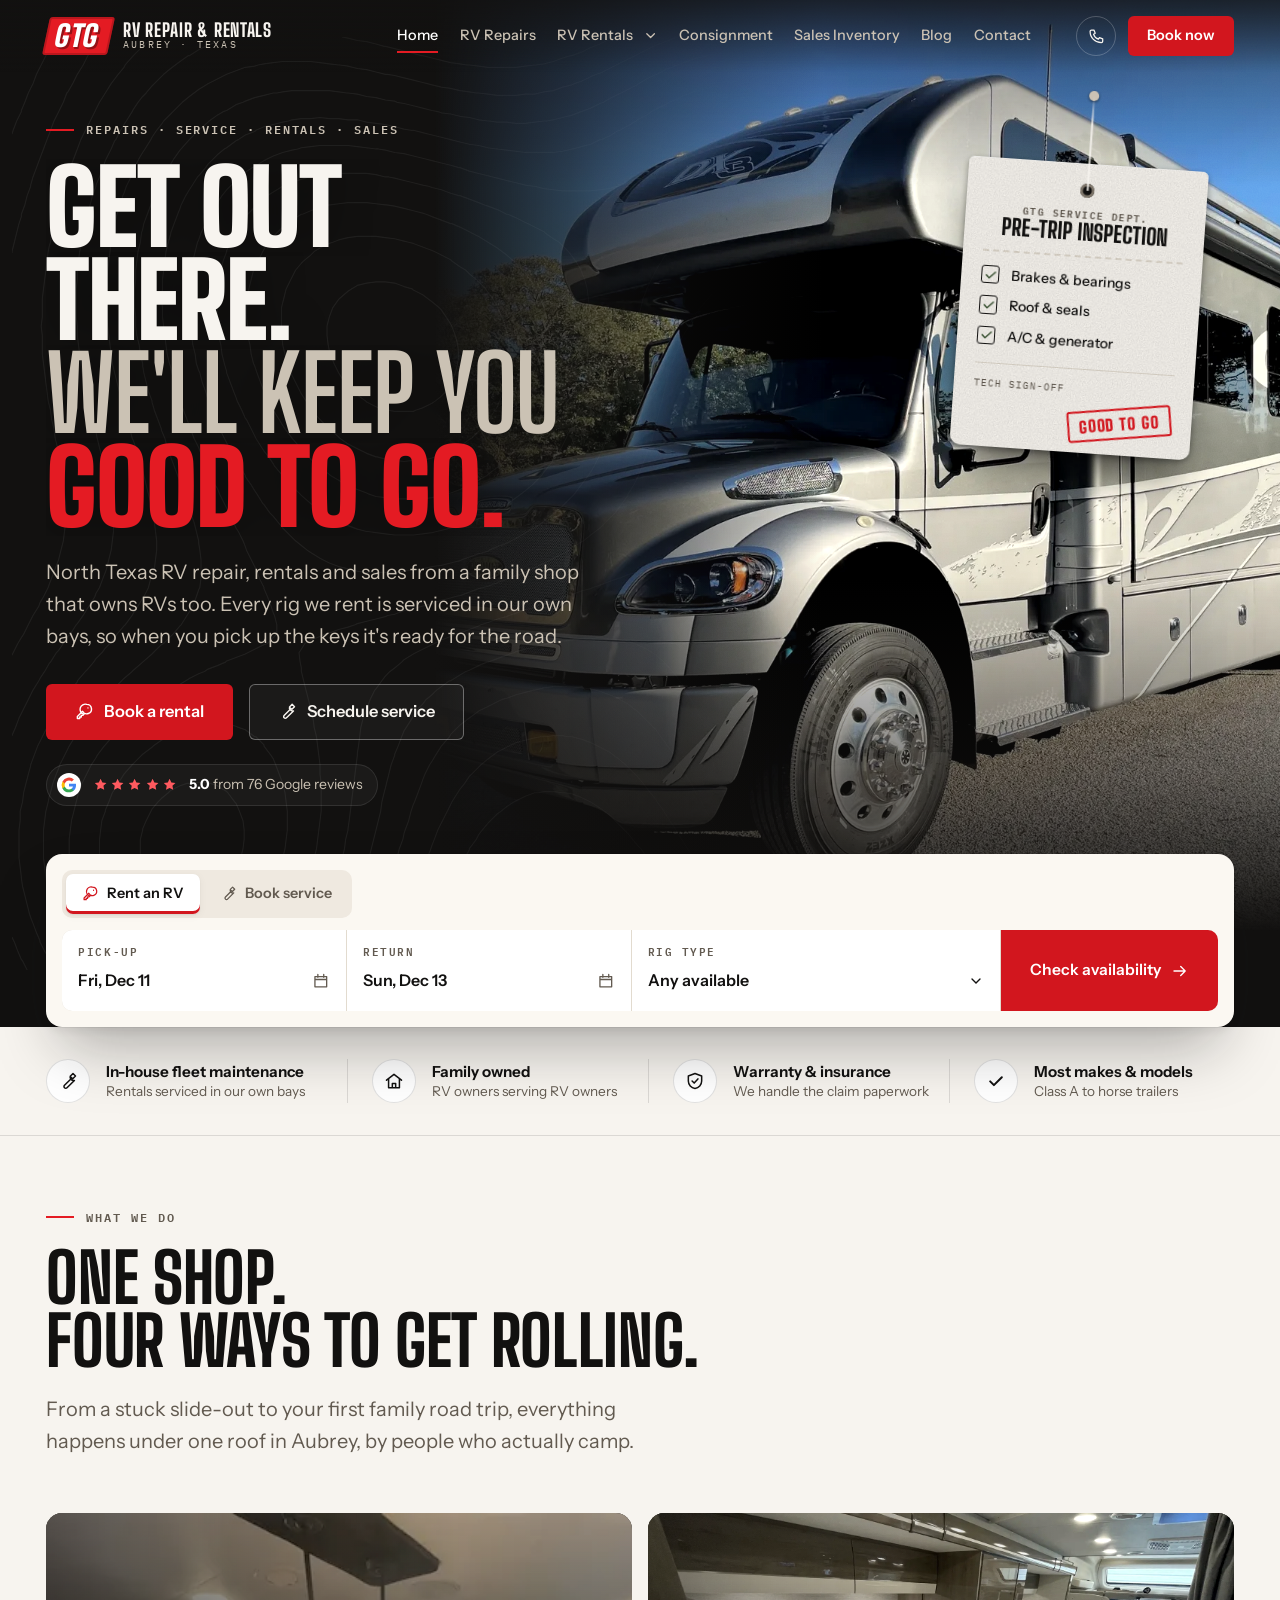
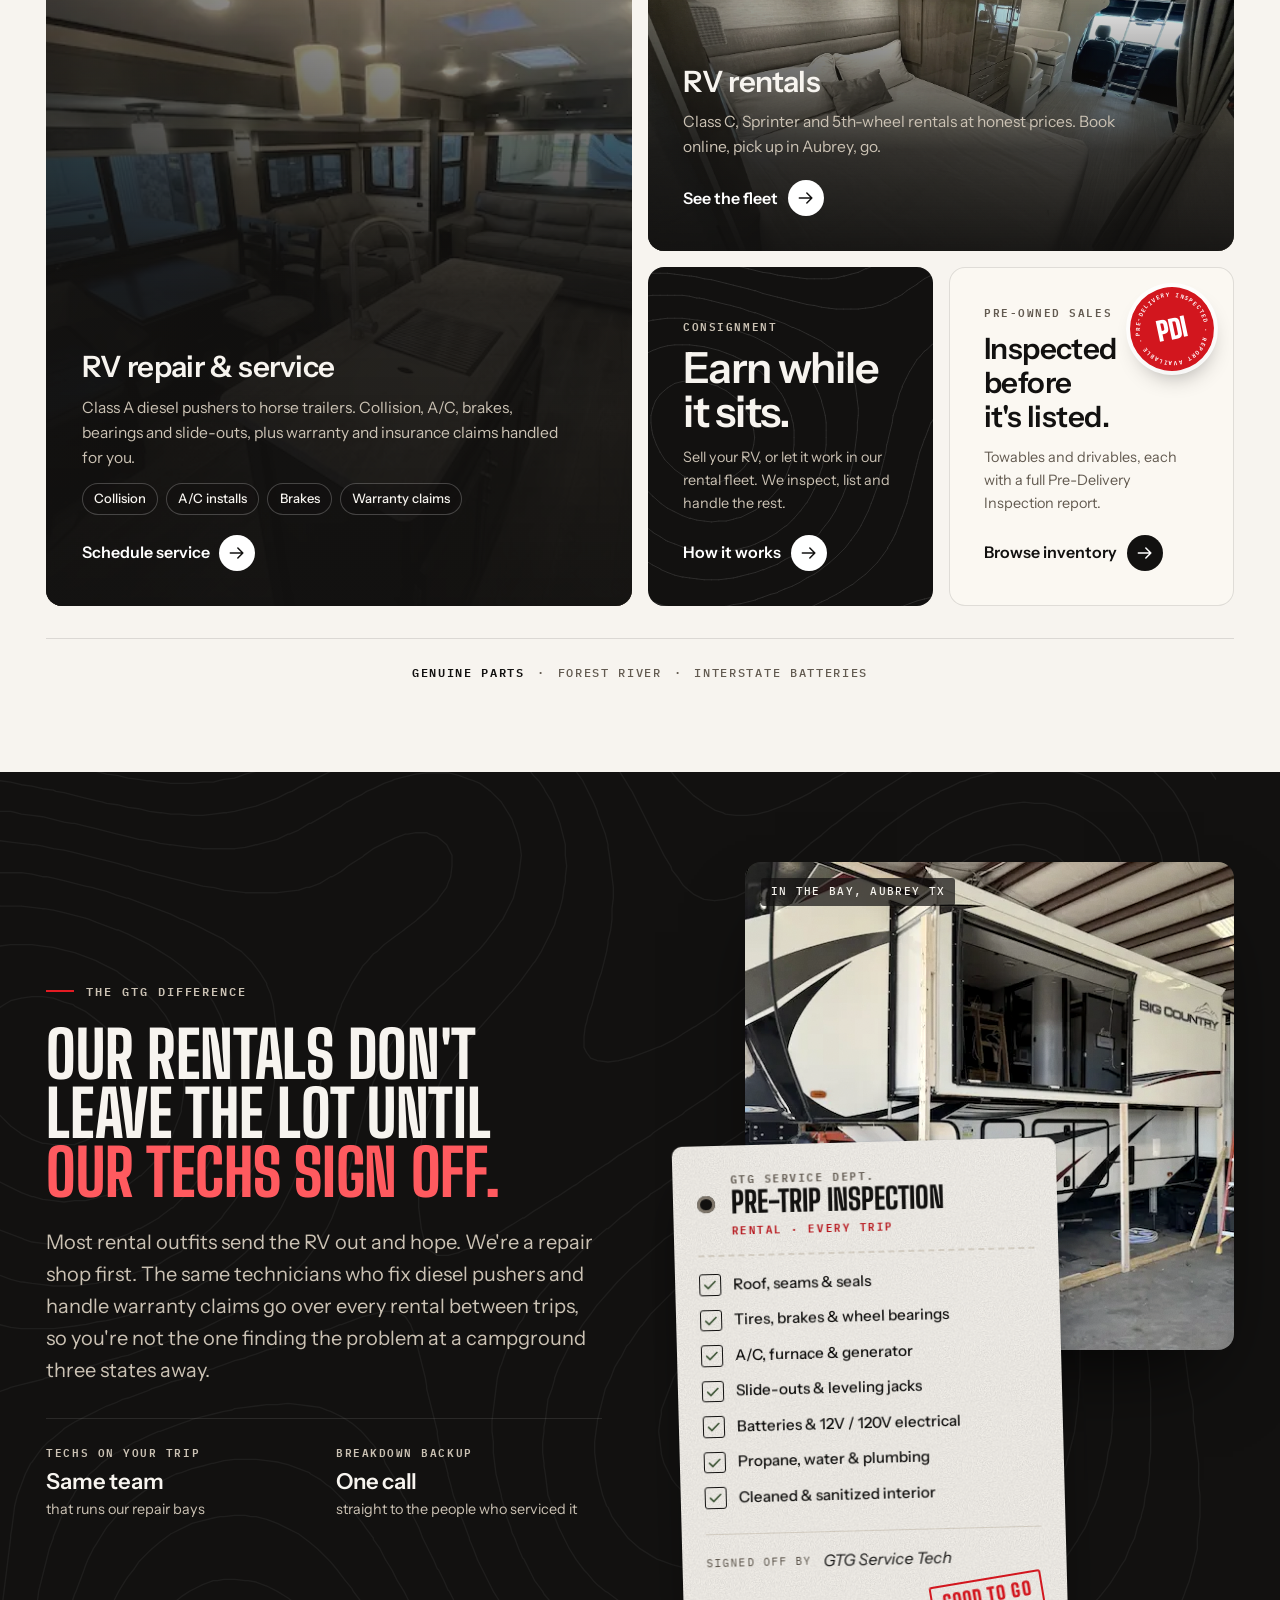
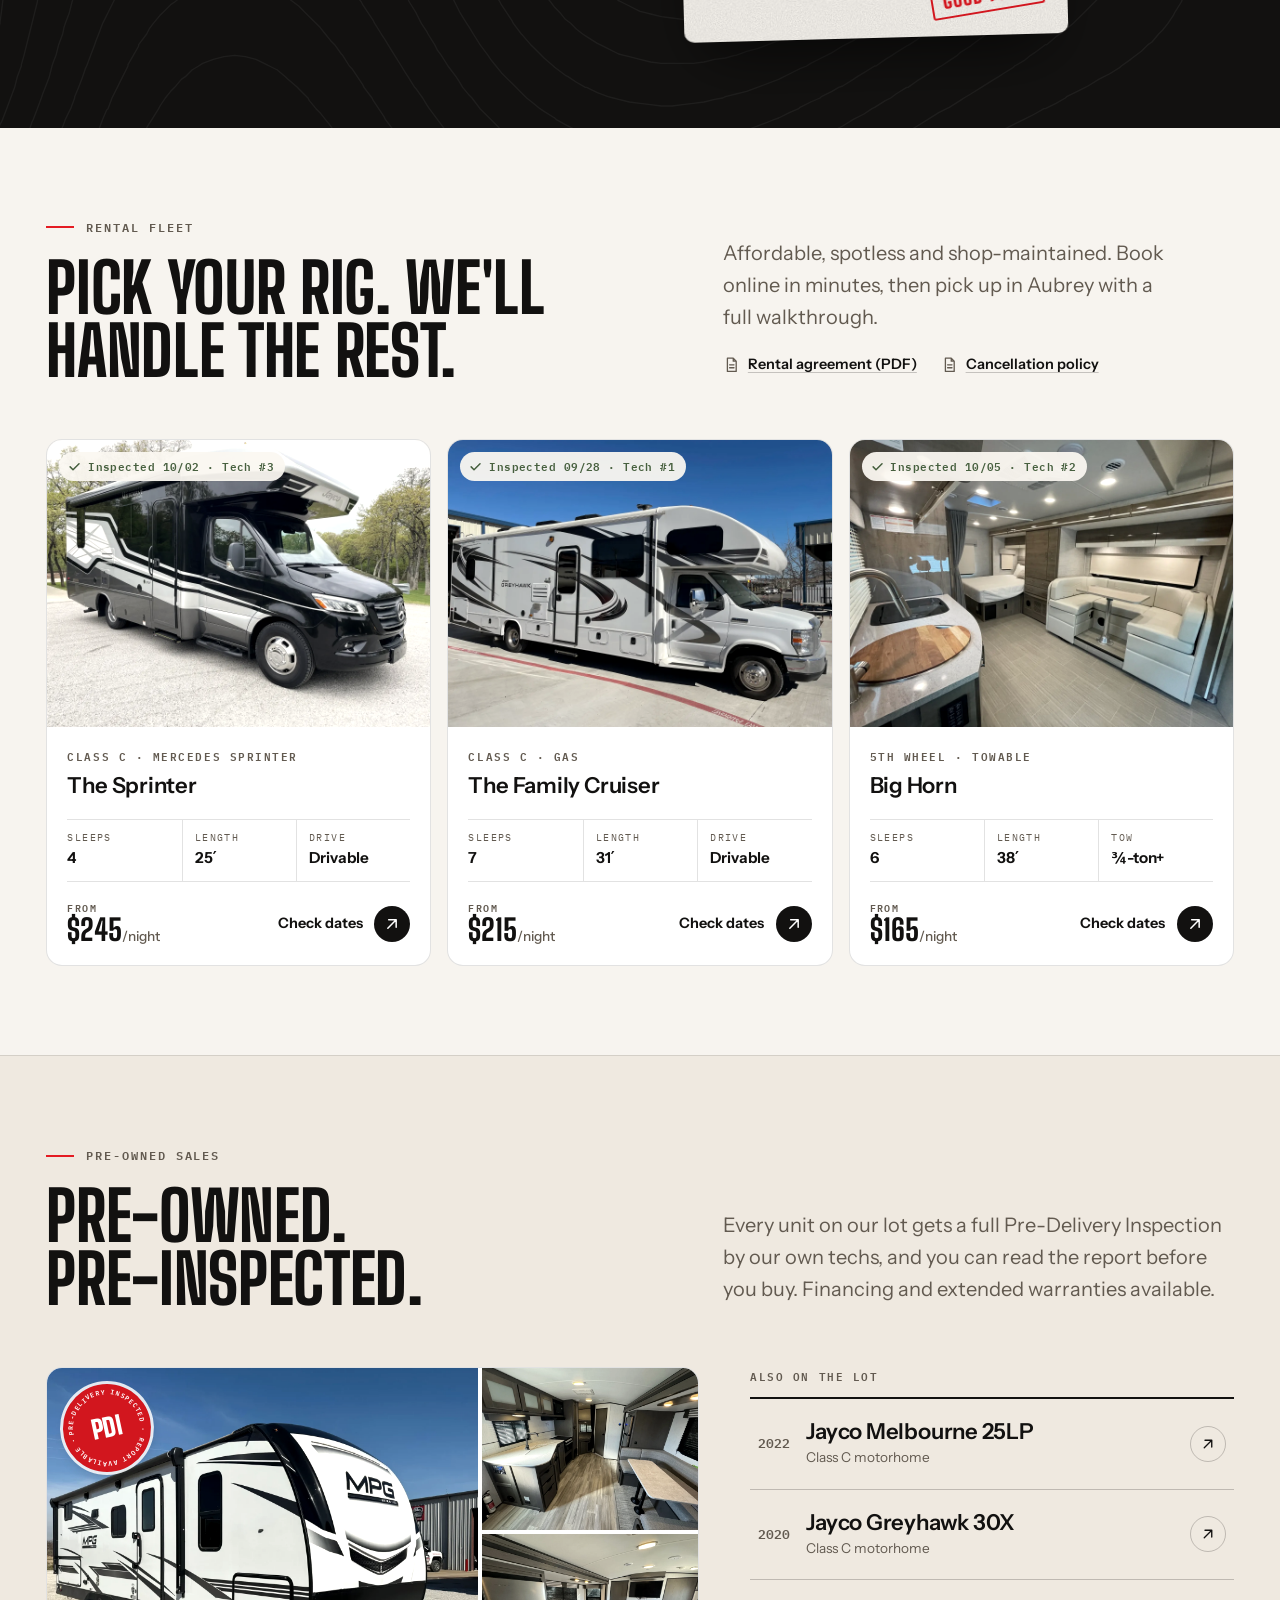
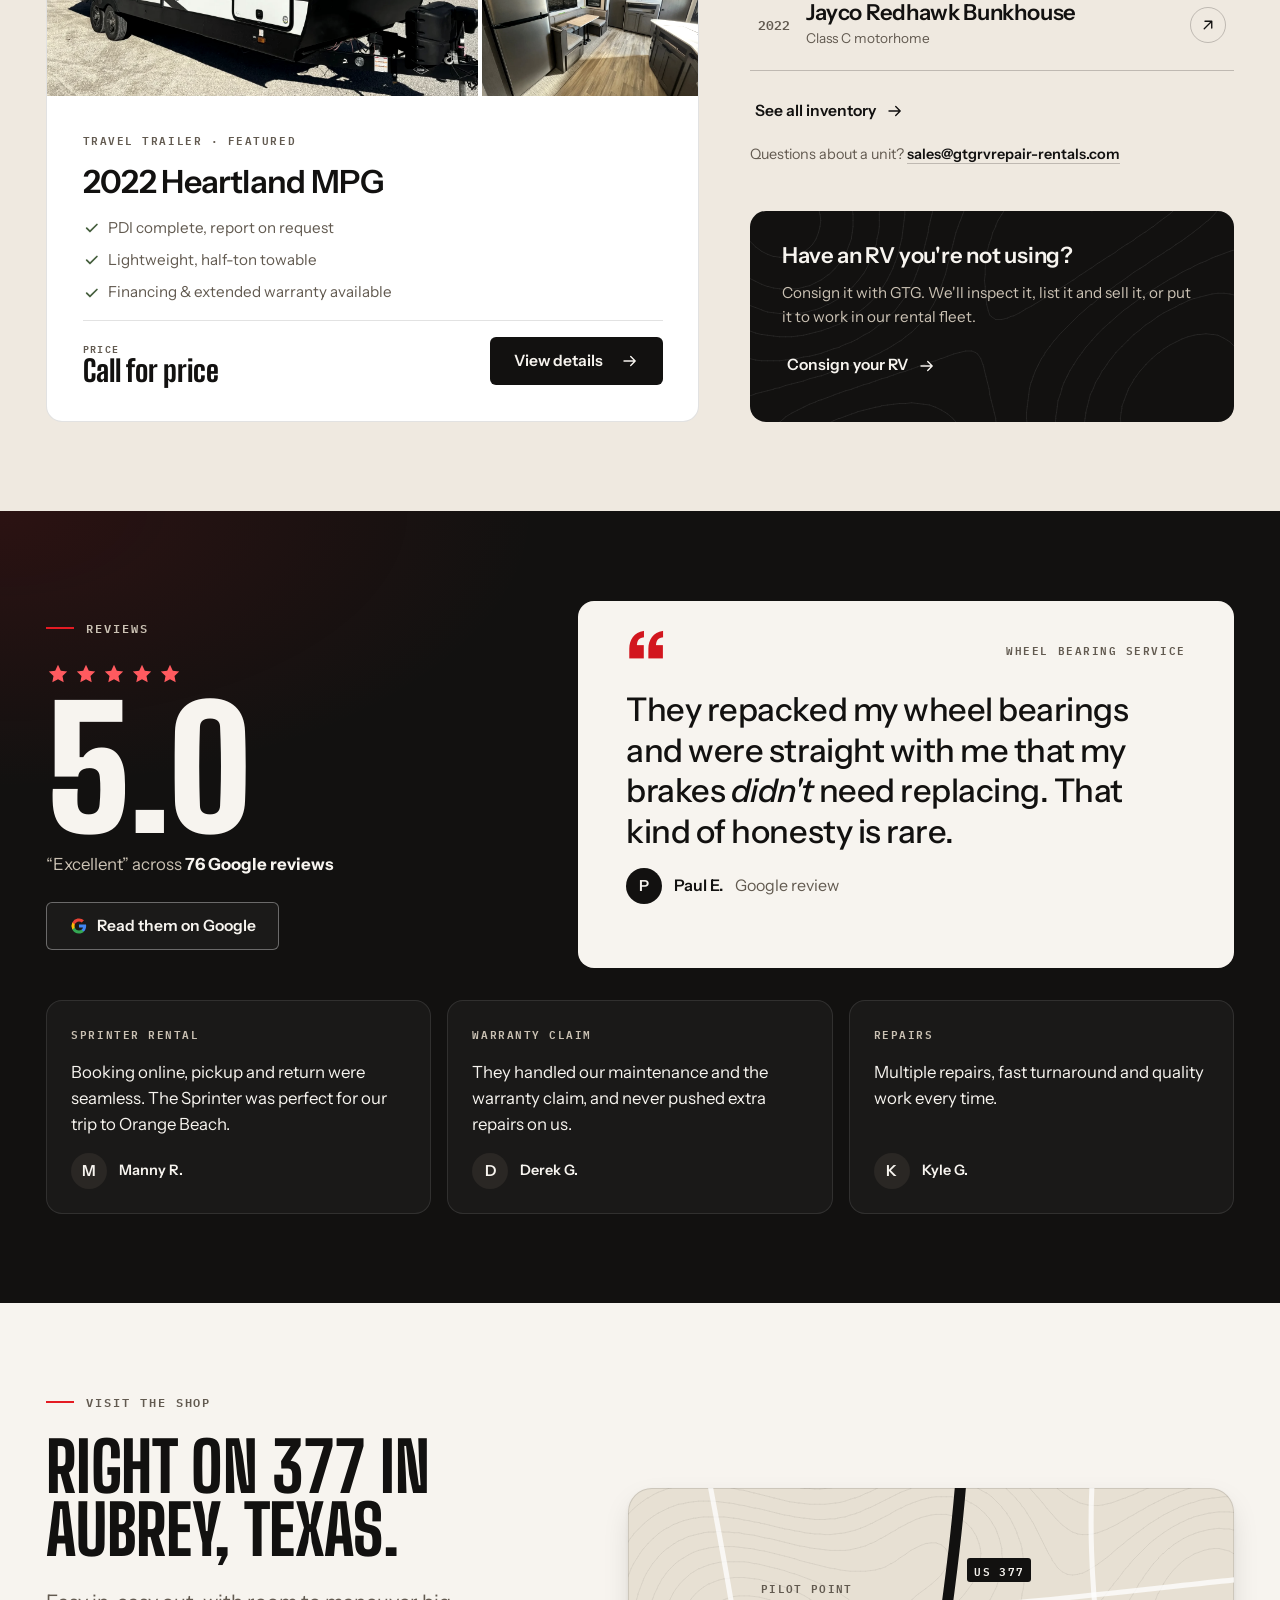
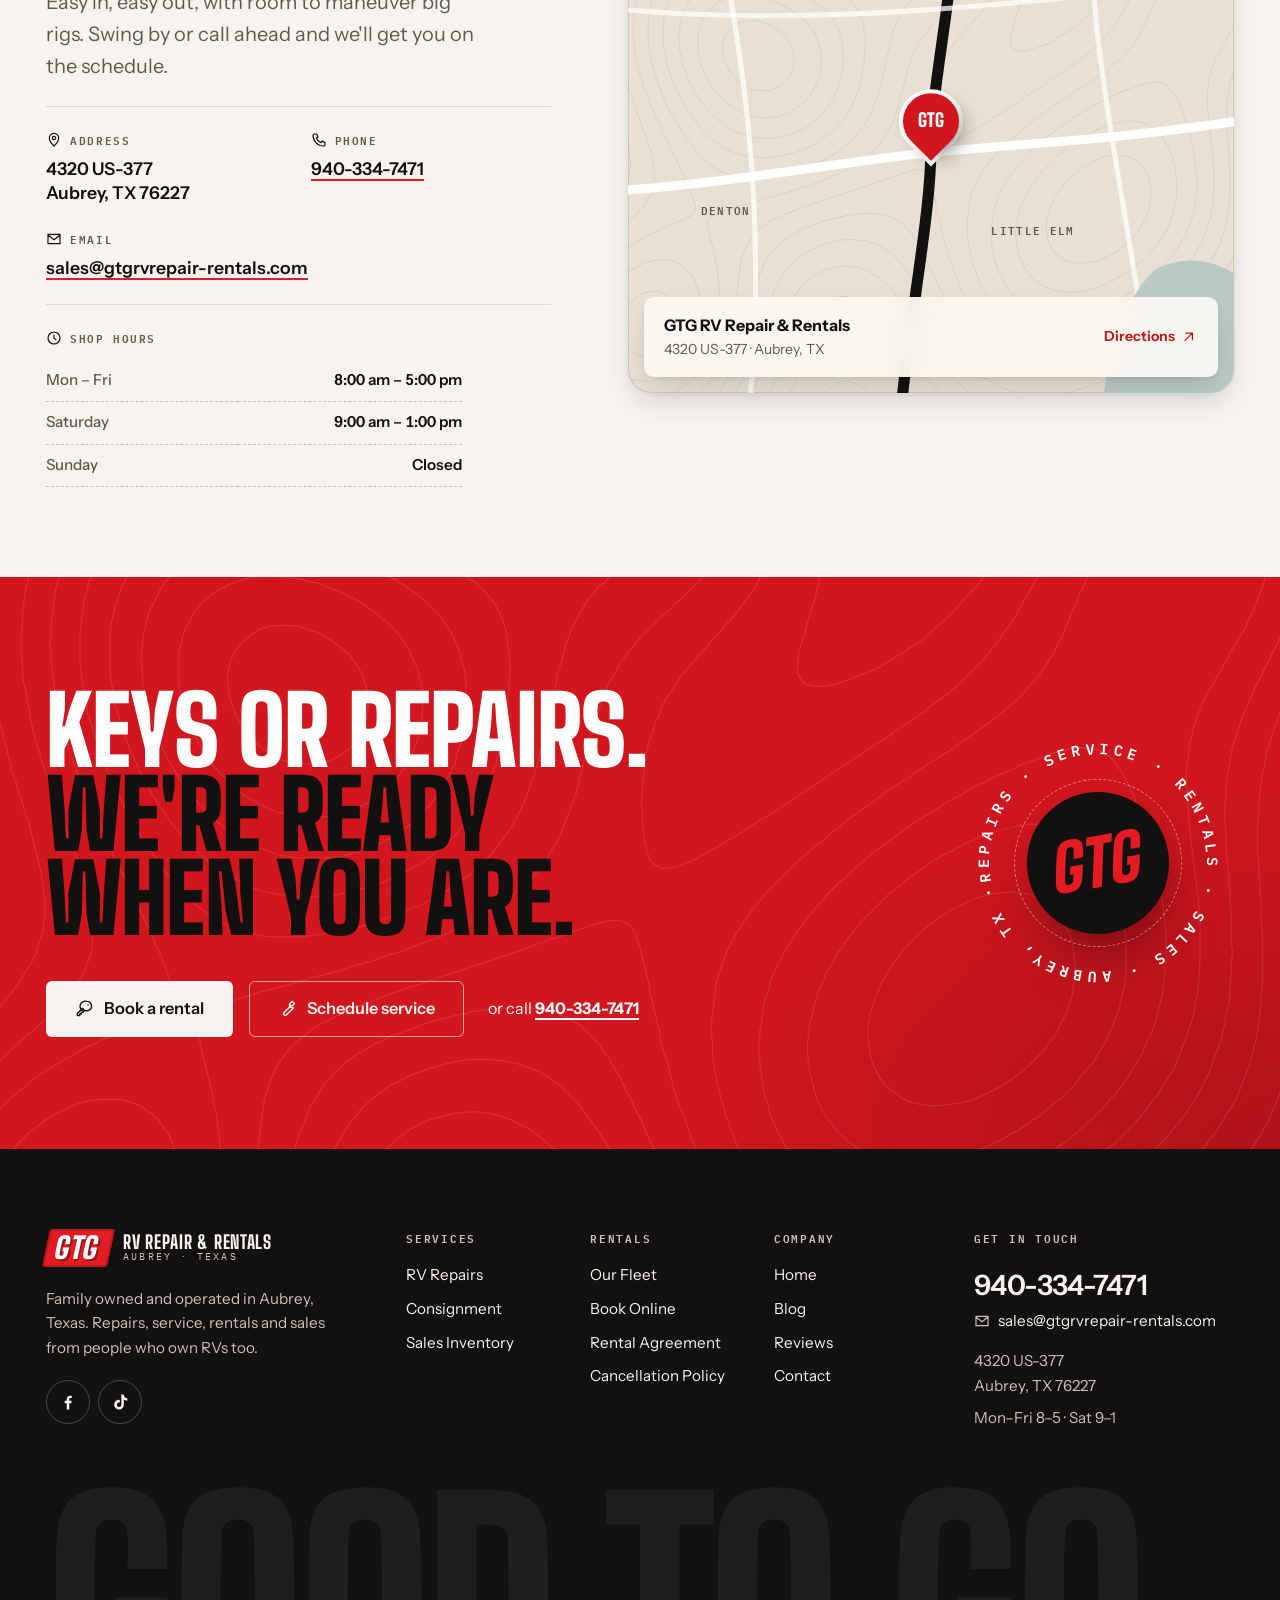
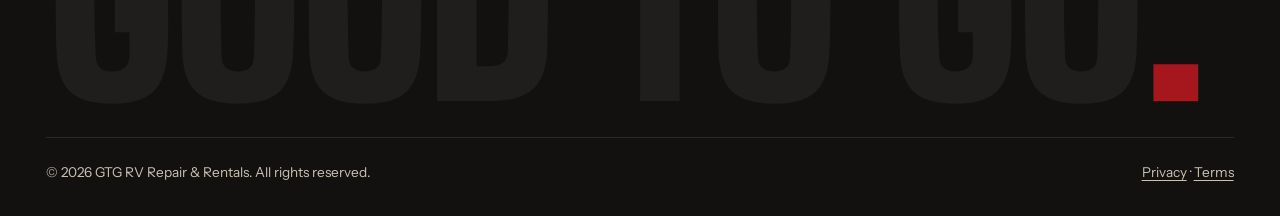
<file: index.html>
<!doctype html>
<html lang="en">
<head>
  <meta charset="utf-8">
  <meta name="viewport" content="width=device-width, initial-scale=1">
  <!-- Design preview: keep out of search engines until launch -->
  <meta name="robots" content="noindex, nofollow">
  <title>GTG RV Repair &amp; Rentals | RV Repair, Rentals &amp; Sales in Aubrey, TX</title>
  <meta name="description" content="Family-owned RV repair, collision repair, rentals, consignment and pre-owned sales in Aubrey, Texas. 5.0 stars on Google. Every rental is maintained by our own on-site shop.">
  <meta name="theme-color" content="#121110">
  <link rel="icon" href="assets/img/cropped-gtg-rv-rental-repair-service-favicon-192x192.png" sizes="192x192">

  <link rel="preconnect" href="https://fonts.googleapis.com">
  <link rel="preconnect" href="https://fonts.gstatic.com" crossorigin>
  <link rel="stylesheet" href="https://fonts.googleapis.com/css2?family=Big+Shoulders+Display:wght@700;800;900&family=IBM+Plex+Mono:wght@500;600&family=Instrument+Sans:ital,wght@0,400..700;1,400&display=swap">

  <link rel="preload" as="image" href="assets/img/rv-rental.webp" fetchpriority="high">
  <link rel="stylesheet" href="css/styles.css">

  <!-- Flag JS early so reveal styles only apply when JS can un-hide content -->
  <script>document.documentElement.classList.add('js');</script>
  <script src="js/main.js" defer></script>
</head>
<body>

<!-- ===================================================================
     ICON SPRITE
     =================================================================== -->
<svg class="sprite" aria-hidden="true" focusable="false" xmlns="http://www.w3.org/2000/svg">
  <symbol id="i-phone" viewBox="0 0 24 24"><path fill="none" stroke="currentColor" stroke-width="1.8" stroke-linecap="round" stroke-linejoin="round" d="M5 3h3.5l1.8 4.6-2.3 1.5a11 11 0 0 0 6.9 6.9l1.5-2.3L21 15.5V19a2 2 0 0 1-2 2A16 16 0 0 1 3 5a2 2 0 0 1 2-2Z"/></symbol>
  <symbol id="i-arrow" viewBox="0 0 24 24"><path fill="none" stroke="currentColor" stroke-width="1.8" stroke-linecap="round" stroke-linejoin="round" d="M4 12h15m-6-6 6 6-6 6"/></symbol>
  <symbol id="i-arrow-ne" viewBox="0 0 24 24"><path fill="none" stroke="currentColor" stroke-width="1.8" stroke-linecap="round" stroke-linejoin="round" d="M7 17 17 7M8 7h9v9"/></symbol>
  <symbol id="i-star" viewBox="0 0 24 24"><path fill="currentColor" d="m12 2.8 2.8 5.9 6.4.8-4.7 4.4 1.2 6.4L12 17.2l-5.7 3.1 1.2-6.4-4.7-4.4 6.4-.8Z"/></symbol>
  <symbol id="i-check" viewBox="0 0 24 24"><path fill="none" stroke="currentColor" stroke-width="2.4" stroke-linecap="round" stroke-linejoin="round" d="m5 12.5 4.5 4.5L19 7.5"/></symbol>
  <symbol id="i-wrench" viewBox="0 0 24 24"><path fill="none" stroke="currentColor" stroke-width="1.8" stroke-linecap="round" stroke-linejoin="round" d="M14.7 6.3a4 4 0 0 0 5 5l-8.9 8.9a2.1 2.1 0 0 1-3-3l8.9-8.9a4 4 0 0 1-2-2Zm0 0L18 3l3 3-3.3 3.3"/></symbol>
  <symbol id="i-key" viewBox="0 0 24 24"><path fill="none" stroke="currentColor" stroke-width="1.8" stroke-linecap="round" stroke-linejoin="round" d="M15 3a6 6 0 1 1-5.3 8.8L3 18.5V21h3v-2h2v-2h2l1.2-1.2A6 6 0 0 1 15 3Zm1.5 4.5h.01"/></symbol>
  <symbol id="i-truck" viewBox="0 0 24 24"><path fill="none" stroke="currentColor" stroke-width="1.8" stroke-linecap="round" stroke-linejoin="round" d="M2 6h11v10H2zM13 9h4.5l3.5 3.5V16h-8M6 19a2 2 0 1 0 0-4 2 2 0 0 0 0 4Zm11 0a2 2 0 1 0 0-4 2 2 0 0 0 0 4Z"/></symbol>
  <symbol id="i-shield" viewBox="0 0 24 24"><path fill="none" stroke="currentColor" stroke-width="1.8" stroke-linecap="round" stroke-linejoin="round" d="M12 3 4 6v6c0 4.5 3.4 8.3 8 9 4.6-.7 8-4.5 8-9V6Zm-3.5 9 2.5 2.5 4.5-5"/></symbol>
  <symbol id="i-home" viewBox="0 0 24 24"><path fill="none" stroke="currentColor" stroke-width="1.8" stroke-linecap="round" stroke-linejoin="round" d="M3 11 12 4l9 7M5.5 9.5V20h13V9.5M10 20v-5h4v5"/></symbol>
  <symbol id="i-pin" viewBox="0 0 24 24"><path fill="none" stroke="currentColor" stroke-width="1.8" stroke-linecap="round" stroke-linejoin="round" d="M12 21s7-6.2 7-12a7 7 0 0 0-14 0c0 5.8 7 12 7 12Zm0-9.5a2.5 2.5 0 1 0 0-5 2.5 2.5 0 0 0 0 5Z"/></symbol>
  <symbol id="i-mail" viewBox="0 0 24 24"><path fill="none" stroke="currentColor" stroke-width="1.8" stroke-linecap="round" stroke-linejoin="round" d="M3 5h18v14H3zm0 1 9 7 9-7"/></symbol>
  <symbol id="i-clock" viewBox="0 0 24 24"><path fill="none" stroke="currentColor" stroke-width="1.8" stroke-linecap="round" stroke-linejoin="round" d="M12 21a9 9 0 1 0 0-18 9 9 0 0 0 0 18Zm0-13v4.5l3 2"/></symbol>
  <symbol id="i-cal" viewBox="0 0 24 24"><path fill="none" stroke="currentColor" stroke-width="1.8" stroke-linecap="round" stroke-linejoin="round" d="M4 6h16v14H4zM4 10h16M8 3v4m8-4v4"/></symbol>
  <symbol id="i-doc" viewBox="0 0 24 24"><path fill="none" stroke="currentColor" stroke-width="1.8" stroke-linecap="round" stroke-linejoin="round" d="M6 3h8l4 4v14H6zM14 3v4h4M9 12h6m-6 4h6"/></symbol>
  <symbol id="i-chev" viewBox="0 0 24 24"><path fill="none" stroke="currentColor" stroke-width="2" stroke-linecap="round" stroke-linejoin="round" d="m6 9 6 6 6-6"/></symbol>
  <symbol id="i-menu" viewBox="0 0 24 24"><path fill="none" stroke="currentColor" stroke-width="1.8" stroke-linecap="round" d="M3 7h18M3 12h18M3 17h12"/></symbol>
  <symbol id="i-close" viewBox="0 0 24 24"><path fill="none" stroke="currentColor" stroke-width="1.8" stroke-linecap="round" d="m5 5 14 14M19 5 5 19"/></symbol>
  <symbol id="i-fb" viewBox="0 0 24 24"><path fill="currentColor" d="M13.5 21v-7.5H16l.4-3h-2.9V8.7c0-.9.3-1.5 1.5-1.5h1.5V4.5a20 20 0 0 0-2.2-.1c-2.2 0-3.8 1.4-3.8 3.9v2.2H8v3h2.5V21h3Z"/></symbol>
  <symbol id="i-tiktok" viewBox="0 0 24 24"><path fill="currentColor" d="M16.6 3h-3v12.2a2.7 2.7 0 1 1-2.7-2.7c.3 0 .6 0 .8.1V9.5a5.8 5.8 0 1 0 4.9 5.7V9.1a7.3 7.3 0 0 0 4.2 1.3v-3a4.3 4.3 0 0 1-4.2-4.4Z"/></symbol>
  <symbol id="i-google" viewBox="0 0 24 24"><path fill="#4285F4" d="M21.6 12.2c0-.7-.1-1.4-.2-2H12v3.8h5.4a4.6 4.6 0 0 1-2 3v2.5h3.2c1.9-1.7 3-4.3 3-7.3Z"/><path fill="#34A853" d="M12 22c2.7 0 5-.9 6.6-2.4l-3.2-2.5c-.9.6-2 1-3.4 1-2.6 0-4.8-1.8-5.6-4.1H3.1v2.6A10 10 0 0 0 12 22Z"/><path fill="#FBBC05" d="M6.4 14c-.2-.6-.3-1.3-.3-2s.1-1.4.3-2V7.4H3.1a10 10 0 0 0 0 9.2L6.4 14Z"/><path fill="#EA4335" d="M12 5.9c1.5 0 2.8.5 3.8 1.5l2.9-2.9A10 10 0 0 0 3.1 7.4L6.4 10C7.2 7.7 9.4 5.9 12 5.9Z"/></symbol>
</svg>

<a class="skip-link" href="#main">Skip to content</a>

<!-- ===================================================================
     HEADER
     =================================================================== -->
<header class="site-header" data-header>
  <div class="site-header__inner container">
    <a class="brand" href="index.html" aria-label="GTG RV Repair &amp; Rentals, home">
      <span class="brand__badge" aria-hidden="true"><span>GTG</span></span>
      <span class="brand__text" aria-hidden="true">
        <span class="brand__name">RV Repair &amp; Rentals</span>
        <span class="brand__meta">Aubrey · Texas</span>
      </span>
    </a>

    <nav class="primary-nav" id="primary-nav" aria-label="Primary" data-nav>
      <ul class="primary-nav__list" role="list">
        <li><a class="primary-nav__link" href="index.html" aria-current="page">Home</a></li>
        <li><a class="primary-nav__link" href="#repair">RV Repairs</a></li>
        <li class="has-sub" data-submenu>
          <a class="primary-nav__link" href="rentals.html">RV Rentals</a>
          <button class="sub-toggle" type="button" aria-expanded="false" aria-controls="sub-rentals">
            <span class="visually-hidden">RV Rentals submenu</span>
            <svg class="icon" aria-hidden="true"><use href="#i-chev"/></svg>
          </button>
          <ul class="subnav" id="sub-rentals" role="list">
            <li><a href="rentals.html">Our Fleet</a></li>
            <li><a href="#rental-agreement">Rental Agreement</a></li>
            <li><a href="#cancellation-policy">Cancellation Policy</a></li>
          </ul>
        </li>
        <li><a class="primary-nav__link" href="#consign">Consignment</a></li>
        <li><a class="primary-nav__link" href="#sales">Sales Inventory</a></li>
        <li><a class="primary-nav__link" href="#blog">Blog</a></li>
        <li><a class="primary-nav__link" href="#visit">Contact</a></li>
      </ul>
      <div class="primary-nav__mobile-cta">
        <a class="btn btn--primary btn--block" href="#book" data-tab-link="rent">Book a rental</a>
        <a class="btn btn--ghost btn--block" href="tel:+19403347471">
          <svg class="icon" aria-hidden="true"><use href="#i-phone"/></svg> 940-334-7471
        </a>
      </div>
    </nav>

    <div class="site-header__actions">
      <a class="header-phone" href="tel:+19403347471" aria-label="Call the shop, 940-334-7471">
        <span class="header-phone__icon"><svg class="icon" aria-hidden="true"><use href="#i-phone"/></svg></span>
        <span class="header-phone__text" aria-hidden="true"><span class="header-phone__label">Call the shop</span>940-334-7471</span>
      </a>
      <a class="btn btn--primary btn--sm header-book" href="#book" data-tab-link="rent">Book now</a>
      <!-- Without JS this jumps to the footer sitemap; JS upgrades it to a menu toggle -->
      <a class="menu-toggle" href="#footer-nav" data-menu-toggle aria-controls="primary-nav">
        <svg class="icon icon--open" aria-hidden="true"><use href="#i-menu"/></svg>
        <svg class="icon icon--close" aria-hidden="true"><use href="#i-close"/></svg>
        <span class="visually-hidden">Menu</span>
      </a>
    </div>
  </div>
</header>

<main id="main">

<!-- ===================================================================
     HERO
     =================================================================== -->
<section class="hero" aria-labelledby="hero-title">
  <div class="hero__media" aria-hidden="true">
    <img src="assets/img/rv-rental.webp" alt="" width="1597" height="1236" fetchpriority="high" decoding="async">
  </div>
  <div class="hero__texture" aria-hidden="true"></div>

  <div class="hero__inner container">
    <div class="hero__copy">
      <p class="eyebrow eyebrow--light hero__eyebrow">Repairs · Service · Rentals · Sales</p>

      <h1 class="hero__title" id="hero-title">
        <span class="line"><span>Get out</span></span>
        <span class="line"><span>there.</span></span>
        <span class="line line--muted"><span>We'll keep you</span></span>
        <span class="line line--red"><span>good to go.</span></span>
      </h1>

      <p class="hero__lede">
        North Texas RV repair, rentals and sales from a family shop that owns RVs too.<span class="hero__lede-more">
        Every rig we rent is serviced in our own bays, so when you pick up the keys it's ready for the road.</span>
      </p>

      <div class="hero__ctas">
        <a class="btn btn--primary btn--lg" href="#book" data-tab-link="rent">
          <svg class="icon" aria-hidden="true"><use href="#i-key"/></svg>
          Book a rental
        </a>
        <a class="btn btn--outline-light btn--lg hero__secondary" href="#book-service" data-tab-link="service">
          <svg class="icon" aria-hidden="true"><use href="#i-wrench"/></svg>
          Schedule service
        </a>
      </div>

      <a class="rating-chip" href="#reviews">
        <svg class="rating-chip__g" aria-hidden="true"><use href="#i-google"/></svg>
        <span class="stars" role="img" aria-label="5 out of 5 stars">
          <svg aria-hidden="true"><use href="#i-star"/></svg><svg aria-hidden="true"><use href="#i-star"/></svg><svg aria-hidden="true"><use href="#i-star"/></svg><svg aria-hidden="true"><use href="#i-star"/></svg><svg aria-hidden="true"><use href="#i-star"/></svg>
        </span>
        <span><strong>5.0</strong> from 76 Google reviews</span>
      </a>
    </div>

    <!-- SIGNATURE: inspection tag hanging on the rig (decorative; desktop only) -->
    <div class="hero-tag" aria-hidden="true">
      <div class="work-order work-order--tag" data-checklist data-checklist-auto>
        <div class="work-order__head">
          <span class="work-order__hole"></span>
          <div>
            <p class="work-order__kicker">GTG Service Dept.</p>
            <p class="work-order__title">Pre-trip inspection</p>
          </div>
        </div>
        <ul class="checklist" role="list">
          <li style="--i:0"><span class="checklist__box"><svg><use href="#i-check"/></svg></span>Brakes &amp; bearings</li>
          <li style="--i:1"><span class="checklist__box"><svg><use href="#i-check"/></svg></span>Roof &amp; seals</li>
          <li style="--i:2"><span class="checklist__box"><svg><use href="#i-check"/></svg></span>A/C &amp; generator</li>
        </ul>
        <div class="work-order__foot">
          <span>Tech sign-off</span>
          <span class="work-order__stamp">Good to go</span>
        </div>
      </div>
    </div>
  </div>

  <!-- QUICK BOOKING BAR — tabs are pure CSS (:has) radios, works with no JS -->
  <div class="container hero__booking-wrap" id="book">
    <form class="booking" action="rentals.html" method="get" aria-label="Quick booking">
      <fieldset class="booking__tabs">
        <legend class="visually-hidden">What do you need?</legend>
        <label class="booking__tab">
          <input type="radio" name="intent" value="rent" checked>
          <svg class="icon" aria-hidden="true"><use href="#i-key"/></svg> Rent an RV
        </label>
        <label class="booking__tab" id="book-service">
          <input type="radio" name="intent" value="service">
          <svg class="icon" aria-hidden="true"><use href="#i-wrench"/></svg> Book service
        </label>
      </fieldset>

      <div class="booking__panel booking__panel--rent">
        <div class="field field--date">
          <label for="pickup">Pick-up</label>
          <div class="field__control">
            <input id="pickup" name="pickup" type="date">
            <span class="field__display" aria-hidden="true"></span>
            <svg class="field__icon" aria-hidden="true"><use href="#i-cal"/></svg>
          </div>
        </div>
        <div class="field field--date">
          <label for="return">Return</label>
          <div class="field__control">
            <input id="return" name="return" type="date">
            <span class="field__display" aria-hidden="true"></span>
            <svg class="field__icon" aria-hidden="true"><use href="#i-cal"/></svg>
          </div>
        </div>
        <div class="field">
          <label for="rig">Rig type</label>
          <select id="rig" name="rig">
            <option>Any available</option>
            <option>Class C motorhome</option>
            <option>Mercedes Sprinter</option>
            <option>5th wheel (towable)</option>
          </select>
        </div>
        <button class="btn btn--primary booking__submit" type="submit">
          Check availability <svg class="icon" aria-hidden="true"><use href="#i-arrow"/></svg>
        </button>
      </div>

      <div class="booking__panel booking__panel--service">
        <div class="field">
          <label for="unit">Your RV</label>
          <select id="unit" name="unit">
            <option>Class A / diesel pusher</option>
            <option>Class B / C motorhome</option>
            <option>5th wheel</option>
            <option>Travel trailer</option>
            <option>Horse trailer</option>
          </select>
        </div>
        <div class="field">
          <label for="need">Service needed</label>
          <select id="need" name="need">
            <option>General repair / diagnosis</option>
            <option>A/C install or repair</option>
            <option>Brakes &amp; wheel bearings</option>
            <option>Collision repair</option>
            <option>Warranty or insurance claim</option>
            <option>Routine maintenance</option>
          </select>
        </div>
        <div class="field field--date">
          <label for="service-date">Preferred date</label>
          <div class="field__control">
            <input id="service-date" name="service-date" type="date">
            <span class="field__display" aria-hidden="true"></span>
            <svg class="field__icon" aria-hidden="true"><use href="#i-cal"/></svg>
          </div>
        </div>
        <button class="btn btn--primary booking__submit" type="submit">
          Request a time <svg class="icon" aria-hidden="true"><use href="#i-arrow"/></svg>
        </button>
      </div>
    </form>
  </div>
</section>

<!-- ===================================================================
     TRUST STRIP
     =================================================================== -->
<section class="trust" aria-label="Why customers trust GTG">
  <ul class="trust__list container" role="list">
    <li class="trust__item" data-reveal>
      <span class="trust__icon"><svg class="icon" aria-hidden="true"><use href="#i-wrench"/></svg></span>
      <span class="trust__label"><strong>In-house fleet maintenance</strong>Rentals serviced in our own bays</span>
    </li>
    <li class="trust__item" data-reveal>
      <span class="trust__icon"><svg class="icon" aria-hidden="true"><use href="#i-home"/></svg></span>
      <span class="trust__label"><strong>Family owned</strong>RV owners serving RV owners</span>
    </li>
    <li class="trust__item" data-reveal>
      <span class="trust__icon"><svg class="icon" aria-hidden="true"><use href="#i-shield"/></svg></span>
      <span class="trust__label"><strong>Warranty &amp; insurance</strong>We handle the claim paperwork</span>
    </li>
    <li class="trust__item" data-reveal>
      <span class="trust__icon"><svg class="icon" aria-hidden="true"><use href="#i-check"/></svg></span>
      <span class="trust__label"><strong>Most makes &amp; models</strong>Class A to horse trailers</span>
    </li>
  </ul>
</section>

<!-- ===================================================================
     SERVICES — FOUR PILLARS (BENTO)
     =================================================================== -->
<section class="section services" id="services" aria-labelledby="services-title">
  <div class="container">
    <header class="section-head" data-reveal>
      <p class="eyebrow">What we do</p>
      <h2 class="section-title" id="services-title">One shop.<br>Four ways to get rolling.</h2>
      <p class="section-lede">From a stuck slide-out to your first family road trip, everything happens under one roof in Aubrey, by people who actually camp.</p>
    </header>

    <div class="bento">
      <article class="pillar pillar--photo pillar--repair" id="repair" data-reveal>
        <img class="pillar__img photo" src="assets/img/rv-repair-block-sq.webp" alt="Fifth-wheel interior with kitchen island and living area, in for service at GTG" width="500" height="500" loading="lazy">
        <div class="pillar__body">
          <h3 class="pillar__title">RV repair &amp; service</h3>
          <p class="pillar__text">Class A diesel pushers to horse trailers. Collision, A/C, brakes, bearings and slide-outs, plus warranty and insurance claims handled for you.</p>
          <ul class="pillar__tags" role="list">
            <li>Collision</li><li>A/C installs</li><li>Brakes</li><li>Warranty claims</li>
          </ul>
          <a class="pillar__link stretched" href="#book-service" data-tab-link="service">Schedule service <svg class="icon" aria-hidden="true"><use href="#i-arrow"/></svg></a>
        </div>
      </article>

      <article class="pillar pillar--photo pillar--rentals" data-reveal>
        <img class="pillar__img photo" src="assets/img/gtg-rv-gallery-7.webp" alt="Made-up queen bed inside a GTG rental motorhome" width="1648" height="1236" loading="lazy">
        <div class="pillar__body">
          <h3 class="pillar__title">RV rentals</h3>
          <p class="pillar__text">Class C, Sprinter and 5th-wheel rentals at honest prices. Book online, pick up in Aubrey, go.</p>
          <a class="pillar__link stretched" href="#fleet">See the fleet <svg class="icon" aria-hidden="true"><use href="#i-arrow"/></svg></a>
        </div>
      </article>

      <article class="pillar pillar--consign" id="consign" data-reveal>
        <div class="pillar__body">
          <p class="pillar__kicker">Consignment</p>
          <h3 class="pillar__title pillar__title--big">Earn while it sits.</h3>
          <p class="pillar__text">Sell your RV, or let it work in our rental fleet. We inspect, list and handle the rest.</p>
          <a class="pillar__link stretched" href="#consign-info">How it works <svg class="icon" aria-hidden="true"><use href="#i-arrow"/></svg></a>
        </div>
      </article>

      <article class="pillar pillar--sales" data-reveal>
        <div class="pdi-seal pdi-seal--tile" aria-hidden="true">
          <svg viewBox="0 0 120 120">
            <defs><path id="seal-circle-a" d="M60 60m-46 0a46 46 0 1 1 92 0a46 46 0 1 1-92 0"/></defs>
            <text><textPath href="#seal-circle-a" textLength="286" lengthAdjust="spacing">PRE-DELIVERY INSPECTED · REPORT AVAILABLE ·</textPath></text>
          </svg>
          <span>PDI</span>
        </div>
        <div class="pillar__body">
          <p class="pillar__kicker">Pre-owned sales</p>
          <h3 class="pillar__title">Inspected before it's listed.</h3>
          <p class="pillar__text">Towables and drivables, each with a full Pre-Delivery Inspection report.</p>
          <a class="pillar__link stretched" href="#sales">Browse inventory <svg class="icon" aria-hidden="true"><use href="#i-arrow"/></svg></a>
        </div>
      </article>
    </div>

    <p class="credit-line" data-reveal>
      <span>Genuine parts</span><span aria-hidden="true">·</span><span>Forest River</span><span aria-hidden="true">·</span><span>Interstate Batteries</span>
    </p>
  </div>
</section>

<!-- ===================================================================
     DIFFERENTIATOR — FLEET MAINTAINED BY OUR OWN SHOP
     =================================================================== -->
<section class="section shop-story" aria-labelledby="story-title">
  <div class="shop-story__texture" aria-hidden="true"></div>
  <div class="container shop-story__grid">
    <div class="shop-story__copy" data-reveal>
      <p class="eyebrow eyebrow--light">The GTG difference</p>
      <h2 class="section-title section-title--light" id="story-title">
        Our rentals don't leave the lot until <em>our techs sign off.</em>
      </h2>
      <p class="section-lede section-lede--light">
        Most rental outfits send the RV out and hope. We're a repair shop first. The same technicians who fix diesel pushers and handle warranty claims go over every rental between trips, so you're not the one finding the problem at a campground three states away.
      </p>

      <dl class="story-stats">
        <div>
          <dt>Techs on your trip</dt>
          <dd>Same team<span>that runs our repair bays</span></dd>
        </div>
        <div>
          <dt>Breakdown backup</dt>
          <dd>One call<span>straight to the people who serviced it</span></dd>
        </div>
      </dl>
    </div>

    <div class="shop-story__visual">
      <figure class="story-photo" data-reveal>
        <img class="photo" src="assets/img/GTG-RV-repair-service-107-sq.webp" alt="A fifth-wheel trailer in the GTG service bay with its slide-out supported on a wooden frame during repair" width="500" height="500" loading="lazy">
        <figcaption>In the bay, Aubrey TX</figcaption>
      </figure>

      <div class="work-order" data-reveal data-checklist>
        <div class="work-order__head">
          <span class="work-order__hole" aria-hidden="true"></span>
          <div>
            <p class="work-order__kicker">GTG Service Dept.</p>
            <h3 class="work-order__title">Pre-trip inspection</h3>
          </div>
          <span class="work-order__id">Rental · Every trip</span>
        </div>
        <!-- PLACEHOLDER: confirm the actual inspection checklist items with client -->
        <ul class="checklist" role="list">
          <li style="--i:0"><span class="checklist__box"><svg aria-hidden="true"><use href="#i-check"/></svg></span>Roof, seams &amp; seals</li>
          <li style="--i:1"><span class="checklist__box"><svg aria-hidden="true"><use href="#i-check"/></svg></span>Tires, brakes &amp; wheel bearings</li>
          <li style="--i:2"><span class="checklist__box"><svg aria-hidden="true"><use href="#i-check"/></svg></span>A/C, furnace &amp; generator</li>
          <li style="--i:3"><span class="checklist__box"><svg aria-hidden="true"><use href="#i-check"/></svg></span>Slide-outs &amp; leveling jacks</li>
          <li style="--i:4"><span class="checklist__box"><svg aria-hidden="true"><use href="#i-check"/></svg></span>Batteries &amp; 12V / 120V electrical</li>
          <li style="--i:5"><span class="checklist__box"><svg aria-hidden="true"><use href="#i-check"/></svg></span>Propane, water &amp; plumbing</li>
          <li style="--i:6"><span class="checklist__box"><svg aria-hidden="true"><use href="#i-check"/></svg></span>Cleaned &amp; sanitized interior</li>
        </ul>
        <div class="work-order__foot">
          <span>Signed off by</span>
          <span class="work-order__sig">GTG Service Tech</span>
          <span class="work-order__stamp" aria-hidden="true">Good to go</span>
        </div>
      </div>
    </div>
  </div>
</section>

<!-- ===================================================================
     RENTAL FLEET
     =================================================================== -->
<section class="section fleet" id="fleet" aria-labelledby="fleet-title">
  <div class="container">
    <header class="section-head section-head--split" data-reveal>
      <div class="section-head__main">
        <p class="eyebrow">Rental fleet</p>
        <h2 class="section-title" id="fleet-title">Pick your rig. We'll handle the rest.</h2>
      </div>
      <div class="section-head__aside">
        <p class="section-lede">Affordable, spotless and shop-maintained. Book online in minutes, then pick up in Aubrey with a full walkthrough.</p>
        <p class="fleet__docs">
          <a href="#rental-agreement" id="rental-agreement"><svg class="icon" aria-hidden="true"><use href="#i-doc"/></svg> Rental agreement (PDF)</a>
          <a href="#cancellation-policy" id="cancellation-policy"><svg class="icon" aria-hidden="true"><use href="#i-doc"/></svg> Cancellation policy</a>
        </p>
      </div>
    </header>

    <!-- PLACEHOLDER: fleet unit names, specs, nightly rates and inspection stamps need client confirmation -->
    <ul class="fleet__rail" role="list" data-rail tabindex="0" aria-label="Rental fleet, scrollable">
      <li class="rig" data-reveal>
        <div class="rig__media">
          <img class="photo" src="assets/img/consign-your-rv-block.webp" alt="Black and white Mercedes Sprinter motorhome parked among trees" width="1648" height="1236" loading="lazy">
          <span class="rig__stamp"><svg class="icon" aria-hidden="true"><use href="#i-check"/></svg> Inspected 10/02 · Tech #3</span>
        </div>
        <div class="rig__body">
          <p class="rig__class">Class C · Mercedes Sprinter</p>
          <h3 class="rig__name">The Sprinter</h3>
          <dl class="rig__specs">
            <div><dt>Sleeps</dt><dd>4</dd></div>
            <div><dt>Length</dt><dd>25&prime;</dd></div>
            <div><dt>Drive</dt><dd>Drivable</dd></div>
          </dl>
          <div class="rig__foot">
            <p class="rig__price"><span>from</span> $245<small>/night</small></p>
            <a class="rig__cta stretched" href="rentals.html">Check dates<span class="visually-hidden"> for The Sprinter</span> <svg class="icon" aria-hidden="true"><use href="#i-arrow-ne"/></svg></a>
          </div>
        </div>
      </li>

      <li class="rig" data-reveal>
        <div class="rig__media">
          <img class="photo" src="assets/img/gtg-rv-gallery-2.webp" alt="White Class C motorhome with full-length awning under a clear sky" width="1648" height="1236" loading="lazy">
          <span class="rig__stamp"><svg class="icon" aria-hidden="true"><use href="#i-check"/></svg> Inspected 09/28 · Tech #1</span>
        </div>
        <div class="rig__body">
          <p class="rig__class">Class C · Gas</p>
          <h3 class="rig__name">The Family Cruiser</h3>
          <dl class="rig__specs">
            <div><dt>Sleeps</dt><dd>7</dd></div>
            <div><dt>Length</dt><dd>31&prime;</dd></div>
            <div><dt>Drive</dt><dd>Drivable</dd></div>
          </dl>
          <div class="rig__foot">
            <p class="rig__price"><span>from</span> $215<small>/night</small></p>
            <a class="rig__cta stretched" href="rentals.html">Check dates<span class="visually-hidden"> for The Family Cruiser</span> <svg class="icon" aria-hidden="true"><use href="#i-arrow-ne"/></svg></a>
          </div>
        </div>
      </li>

      <li class="rig" data-reveal>
        <div class="rig__media">
          <!-- PLACEHOLDER: need an exterior photo of the Big Horn 5th wheel -->
          <img class="photo" src="assets/img/gtg-rv-gallery-3.webp" alt="Bright RV interior with kitchen, dinette and bed" width="1648" height="1236" loading="lazy">
          <span class="rig__stamp"><svg class="icon" aria-hidden="true"><use href="#i-check"/></svg> Inspected 10/05 · Tech #2</span>
        </div>
        <div class="rig__body">
          <p class="rig__class">5th wheel · Towable</p>
          <h3 class="rig__name">Big Horn</h3>
          <dl class="rig__specs">
            <div><dt>Sleeps</dt><dd>6</dd></div>
            <div><dt>Length</dt><dd>38&prime;</dd></div>
            <div><dt>Tow</dt><dd>&frac34;-ton+</dd></div>
          </dl>
          <div class="rig__foot">
            <p class="rig__price"><span>from</span> $165<small>/night</small></p>
            <a class="rig__cta stretched" href="rentals.html">Check dates<span class="visually-hidden"> for the Big Horn</span> <svg class="icon" aria-hidden="true"><use href="#i-arrow-ne"/></svg></a>
          </div>
        </div>
      </li>
    </ul>
  </div>
</section>

<!-- ===================================================================
     SALES INVENTORY TEASER
     =================================================================== -->
<section class="section sales" id="sales" aria-labelledby="sales-title">
  <div class="container">
    <header class="section-head section-head--split" data-reveal>
      <div class="section-head__main">
        <p class="eyebrow">Pre-owned sales</p>
        <h2 class="section-title" id="sales-title">Pre-owned. Pre-inspected.</h2>
      </div>
      <div class="section-head__aside">
        <p class="section-lede">Every unit on our lot gets a full Pre-Delivery Inspection by our own techs, and you can read the report before you buy. Financing and extended warranties available.</p>
      </div>
    </header>

    <div class="sales__grid">
      <article class="feature-unit" data-reveal>
        <div class="feature-unit__gallery">
          <img class="feature-unit__main photo" src="assets/img/2022-Heartland-MPG-101-1536x1086.webp" alt="Exterior of a 2022 Heartland MPG travel trailer on the GTG lot" width="1536" height="1086" loading="lazy">
          <img class="feature-unit__thumb photo" src="assets/img/2022-Heartland-MPG-202-1536x1152.webp" alt="Heartland MPG interior kitchen and dinette" width="1536" height="1152" loading="lazy">
          <img class="feature-unit__thumb photo" src="assets/img/2022-Heartland-MPG-204-1536x1152.webp" alt="Heartland MPG interior living area with refrigerator" width="1536" height="1152" loading="lazy">

          <div class="pdi-seal pdi-seal--feature" aria-hidden="true">
            <svg viewBox="0 0 120 120">
              <defs><path id="seal-circle-b" d="M60 60m-46 0a46 46 0 1 1 92 0a46 46 0 1 1-92 0"/></defs>
              <text><textPath href="#seal-circle-b" textLength="286" lengthAdjust="spacing">PRE-DELIVERY INSPECTED · REPORT AVAILABLE ·</textPath></text>
            </svg>
            <span>PDI</span>
          </div>
        </div>
        <div class="feature-unit__body">
          <p class="rig__class">Travel trailer · Featured</p>
          <h3 class="feature-unit__name">2022 Heartland MPG</h3>
          <ul class="feature-unit__facts" role="list">
            <li><svg class="icon" aria-hidden="true"><use href="#i-check"/></svg> PDI complete, report on request</li>
            <li><svg class="icon" aria-hidden="true"><use href="#i-check"/></svg> Lightweight, half-ton towable</li><!-- PLACEHOLDER: confirm tow class -->
            <li><svg class="icon" aria-hidden="true"><use href="#i-check"/></svg> Financing &amp; extended warranty available</li>
          </ul>
          <div class="feature-unit__foot">
            <p class="rig__price"><span>Price</span> Call for price</p><!-- PLACEHOLDER: price -->
            <a class="btn btn--dark" href="#sales">View details<span class="visually-hidden"> for the 2022 Heartland MPG</span> <svg class="icon" aria-hidden="true"><use href="#i-arrow"/></svg></a>
          </div>
        </div>
      </article>

      <div class="inventory" data-reveal>
        <p class="inventory__head">Also on the lot</p>
        <!-- PLACEHOLDER: confirm unit types for Melbourne / Greyhawk / Redhawk listings -->
        <ul class="inventory__list" role="list">
          <li><a href="#sales"><span class="inventory__year">2022</span><span class="inventory__name">Jayco Melbourne 25LP</span><span class="inventory__type">Class C motorhome</span><svg class="icon" aria-hidden="true"><use href="#i-arrow-ne"/></svg></a></li>
          <li><a href="#sales"><span class="inventory__year">2020</span><span class="inventory__name">Jayco Greyhawk 30X</span><span class="inventory__type">Class C motorhome</span><svg class="icon" aria-hidden="true"><use href="#i-arrow-ne"/></svg></a></li>
          <li><a href="#sales"><span class="inventory__year">2022</span><span class="inventory__name">Jayco Redhawk Bunkhouse</span><span class="inventory__type">Class C motorhome</span><svg class="icon" aria-hidden="true"><use href="#i-arrow-ne"/></svg></a></li>
        </ul>
        <div class="inventory__actions">
          <a class="btn btn--text inventory__all" href="#sales">See all inventory <svg class="icon" aria-hidden="true"><use href="#i-arrow"/></svg></a>
          <p class="inventory__email">Questions about a unit? <a href="mailto:sales@gtgrvrepair-rentals.com?subject=Sales%20inventory%20question">sales@gtgrvrepair-rentals.com</a></p>
        </div>

        <div class="consign-card" id="consign-info">
          <h3>Have an RV you're not using?</h3>
          <p>Consign it with GTG. We'll inspect it, list it and sell it, or put it to work in our rental fleet.</p>
          <a class="btn btn--text btn--text-light" href="#consign">Consign your RV <svg class="icon" aria-hidden="true"><use href="#i-arrow"/></svg></a>
        </div>
      </div>
    </div>
  </div>
</section>

<!-- ===================================================================
     TESTIMONIALS
     =================================================================== -->
<section class="section reviews" id="reviews" aria-labelledby="reviews-title">
  <div class="container reviews__grid">
    <div class="reviews__score" data-reveal>
      <p class="eyebrow eyebrow--light">Reviews</p>
      <h2 class="visually-hidden" id="reviews-title">What customers say</h2>
      <span class="score__stars" role="img" aria-label="5 out of 5 stars">
        <svg aria-hidden="true"><use href="#i-star"/></svg><svg aria-hidden="true"><use href="#i-star"/></svg><svg aria-hidden="true"><use href="#i-star"/></svg><svg aria-hidden="true"><use href="#i-star"/></svg><svg aria-hidden="true"><use href="#i-star"/></svg>
      </span>
      <p class="score__num">5.0</p>
      <p class="score__meta">&ldquo;Excellent&rdquo; across <strong>76 Google reviews</strong></p>
      <a class="btn btn--outline-light" href="https://www.google.com/maps/search/?api=1&amp;query=GTG+RV+Repair+%26+Rentals+Aubrey+TX" rel="noopener">
        <svg class="icon" aria-hidden="true"><use href="#i-google"/></svg> Read them on Google
      </a>
    </div>

    <figure class="quote quote--feature" data-reveal>
      <span class="quote__tag">Wheel bearing service</span>
      <blockquote>
        <p>They repacked my wheel bearings and were straight with me that my brakes <em>didn't</em> need replacing. That kind of honesty is rare.</p>
      </blockquote>
      <figcaption><span class="quote__avatar" aria-hidden="true">P</span> Paul E. <span>Google review</span></figcaption>
    </figure>

    <div class="quotes">
      <figure class="quote" data-reveal>
        <span class="quote__tag">Sprinter rental</span>
        <blockquote><p>Booking online, pickup and return were seamless. The Sprinter was perfect for our trip to Orange Beach.</p></blockquote>
        <figcaption><span class="quote__avatar" aria-hidden="true">M</span> Manny R.</figcaption>
      </figure>
      <figure class="quote" data-reveal>
        <span class="quote__tag">Warranty claim</span>
        <blockquote><p>They handled our maintenance and the warranty claim, and never pushed extra repairs on us.</p></blockquote>
        <figcaption><span class="quote__avatar" aria-hidden="true">D</span> Derek G.</figcaption>
      </figure>
      <figure class="quote" data-reveal>
        <span class="quote__tag">Repairs</span>
        <blockquote><p>Multiple repairs, fast turnaround and quality work every time.</p></blockquote>
        <figcaption><span class="quote__avatar" aria-hidden="true">K</span> Kyle G.</figcaption>
      </figure>
    </div>
  </div>
</section>

<!-- ===================================================================
     VISIT / LOCATION
     =================================================================== -->
<section class="section visit" id="visit" aria-labelledby="visit-title">
  <div class="container visit__grid">
    <div class="visit__copy" data-reveal>
      <p class="eyebrow">Visit the shop</p>
      <h2 class="section-title" id="visit-title">Right on 377 in Aubrey, Texas.</h2>
      <p class="section-lede">Easy in, easy out, with room to maneuver big rigs. Swing by or call ahead and we'll get you on the schedule.</p>

      <dl class="visit__details">
        <div>
          <dt><svg class="icon" aria-hidden="true"><use href="#i-pin"/></svg> Address</dt>
          <dd><address>4320 US-377<br>Aubrey, TX 76227</address></dd>
        </div>
        <div>
          <dt><svg class="icon" aria-hidden="true"><use href="#i-phone"/></svg> Phone</dt>
          <dd><a href="tel:+19403347471">940-334-7471</a></dd>
        </div>
        <div class="visit__details-email">
          <dt><svg class="icon" aria-hidden="true"><use href="#i-mail"/></svg> Email</dt>
          <dd><a href="mailto:sales@gtgrvrepair-rentals.com">sales@gtgrvrepair-rentals.com</a></dd>
        </div>
      </dl>

      <!-- PLACEHOLDER: business hours need client confirmation -->
      <table class="hours">
        <caption><svg class="icon" aria-hidden="true"><use href="#i-clock"/></svg> Shop hours</caption>
        <tbody>
          <tr><th scope="row">Mon – Fri</th><td>8:00 am – 5:00 pm</td></tr>
          <tr><th scope="row">Saturday</th><td>9:00 am – 1:00 pm</td></tr>
          <tr><th scope="row">Sunday</th><td>Closed</td></tr>
        </tbody>
      </table>
    </div>

    <!-- PLACEHOLDER: replace stylized map with Google Maps embed (or static map image) in production -->
    <div class="map" data-reveal>
      <div class="map__art" role="img" aria-label="Map: GTG sits on US-377 in Aubrey, between Pilot Point to the north and Denton and Little Elm to the south">
        <div class="map__topo" aria-hidden="true"></div>
        <svg class="map__roads" viewBox="0 0 600 500" aria-hidden="true" preserveAspectRatio="xMidYMid slice">
          <path class="map__road map__road--major" d="M330 -10 C 320 120, 300 200, 300 260 S 280 420, 270 520"/>
          <path class="map__road" d="M-10 300 C 120 290, 220 270, 300 262 S 480 250, 610 230"/>
          <path class="map__road map__road--minor" d="M80 -10 C 110 150, 140 300, 120 520"/>
          <path class="map__road map__road--minor" d="M-10 120 C 200 140, 420 110, 610 90"/>
          <path class="map__road map__road--minor" d="M460 -10 C 450 160, 500 320, 520 520"/>
          <path class="map__water" d="M520 380 c 30 -20 70 -10 90 10 v 140 h -140 c 0 -60 20 -120 50 -150Z"/>
        </svg>
        <span class="map__label map__label--hwy" aria-hidden="true">US 377</span>
        <span class="map__label map__label--town" style="--x:22%;--y:18%" aria-hidden="true">Pilot Point</span>
        <span class="map__label map__label--town" style="--x:12%;--y:62%" aria-hidden="true">Denton</span>
        <span class="map__label map__label--town" style="--x:60%;--y:66%" aria-hidden="true">Little Elm</span>
        <div class="map__pin" aria-hidden="true">
          <span class="map__pulse"></span>
          <span class="map__marker"><span>GTG</span></span>
        </div>
      </div>
      <a class="map__card" href="https://www.google.com/maps/search/?api=1&amp;query=4320+US-377+Aubrey+TX+76227" rel="noopener">
        <span><strong>GTG RV Repair &amp; Rentals</strong>4320 US-377 · Aubrey, TX</span>
        <span class="map__card-cta">Directions <svg class="icon" aria-hidden="true"><use href="#i-arrow-ne"/></svg></span>
      </a>
    </div>
  </div>
</section>

<!-- ===================================================================
     FINAL CTA
     =================================================================== -->
<section class="final-cta" aria-labelledby="final-title">
  <div class="final-cta__texture" aria-hidden="true"></div>
  <div class="container final-cta__inner" data-reveal>
    <h2 class="final-cta__title" id="final-title">Keys or repairs. <em>We're ready when you are.</em></h2>
    <div class="final-cta__actions">
      <a class="btn btn--light btn--lg" href="#book" data-tab-link="rent"><svg class="icon" aria-hidden="true"><use href="#i-key"/></svg> Book a rental</a>
      <a class="btn btn--outline-light btn--lg" href="#book-service" data-tab-link="service"><svg class="icon" aria-hidden="true"><use href="#i-wrench"/></svg> Schedule service</a>
      <a class="final-cta__phone" href="tel:+19403347471">or call <strong>940-334-7471</strong></a>
    </div>
    <div class="final-cta__seal" aria-hidden="true">
      <svg viewBox="0 0 200 200">
        <defs><path id="cta-circle" d="M100 100m-80 0a80 80 0 1 1 160 0a80 80 0 1 1-160 0"/></defs>
        <text><textPath href="#cta-circle" textLength="500" lengthAdjust="spacing">REPAIRS · SERVICE · RENTALS · SALES · AUBREY, TX ·</textPath></text>
      </svg>
      <span class="final-cta__seal-badge"><span>GTG</span></span>
    </div>
  </div>
</section>

</main>

<!-- ===================================================================
     FOOTER
     =================================================================== -->
<footer class="site-footer" id="site-footer">
  <div class="container">
    <div class="site-footer__top">
      <div class="site-footer__brand">
        <a class="brand" href="index.html" aria-label="GTG RV Repair &amp; Rentals, home">
          <span class="brand__badge" aria-hidden="true"><span>GTG</span></span>
          <span class="brand__text" aria-hidden="true">
            <span class="brand__name">RV Repair &amp; Rentals</span>
            <span class="brand__meta">Aubrey · Texas</span>
          </span>
        </a>
        <p>Family owned and operated in Aubrey, Texas. Repairs, service, rentals and sales from people who own RVs too.</p>
        <ul class="socials" role="list">
          <li><a href="#facebook" aria-label="GTG on Facebook"><svg class="icon" aria-hidden="true"><use href="#i-fb"/></svg></a></li><!-- PLACEHOLDER: Facebook URL -->
          <li><a href="#tiktok" aria-label="GTG on TikTok"><svg class="icon" aria-hidden="true"><use href="#i-tiktok"/></svg></a></li><!-- PLACEHOLDER: TikTok URL -->
        </ul>
      </div>

      <nav class="site-footer__nav" id="footer-nav" aria-label="Footer">
        <div>
          <h2>Services</h2>
          <ul role="list">
            <li><a href="#repair">RV Repairs</a></li>
            <li><a href="#consign">Consignment</a></li>
            <li><a href="#sales">Sales Inventory</a></li>
          </ul>
        </div>
        <div>
          <h2>Rentals</h2>
          <ul role="list">
            <li><a href="rentals.html">Our Fleet</a></li>
            <li><a href="#book" data-tab-link="rent">Book Online</a></li>
            <li><a href="#rental-agreement">Rental Agreement</a></li>
            <li><a href="#cancellation-policy">Cancellation Policy</a></li>
          </ul>
        </div>
        <div>
          <h2>Company</h2>
          <ul role="list">
            <li><a href="index.html">Home</a></li>
            <li><a href="#blog">Blog</a></li>
            <li><a href="#reviews">Reviews</a></li>
            <li><a href="#visit">Contact</a></li>
          </ul>
        </div>
      </nav>

      <div class="site-footer__contact">
        <h2>Get in touch</h2>
        <a class="site-footer__phone" href="tel:+19403347471">940-334-7471</a>
        <a class="site-footer__email" href="mailto:sales@gtgrvrepair-rentals.com"><svg class="icon" aria-hidden="true"><use href="#i-mail"/></svg> sales@gtgrvrepair-rentals.com</a>
        <address>4320 US-377<br>Aubrey, TX 76227</address>
        <p class="site-footer__hours">Mon–Fri 8–5 · Sat 9–1</p><!-- PLACEHOLDER: hours -->
      </div>
    </div>

    <p class="site-footer__wordmark" aria-hidden="true">Good to go<span>.</span></p>

    <div class="site-footer__bottom">
      <p>&copy; <span data-year>2026</span> GTG RV Repair &amp; Rentals. All rights reserved.</p>
      <p><a href="#privacy">Privacy</a> · <a href="#terms">Terms</a></p><!-- PLACEHOLDER: legal pages -->
    </div>
  </div>
</footer>

</body>
</html>
</file>
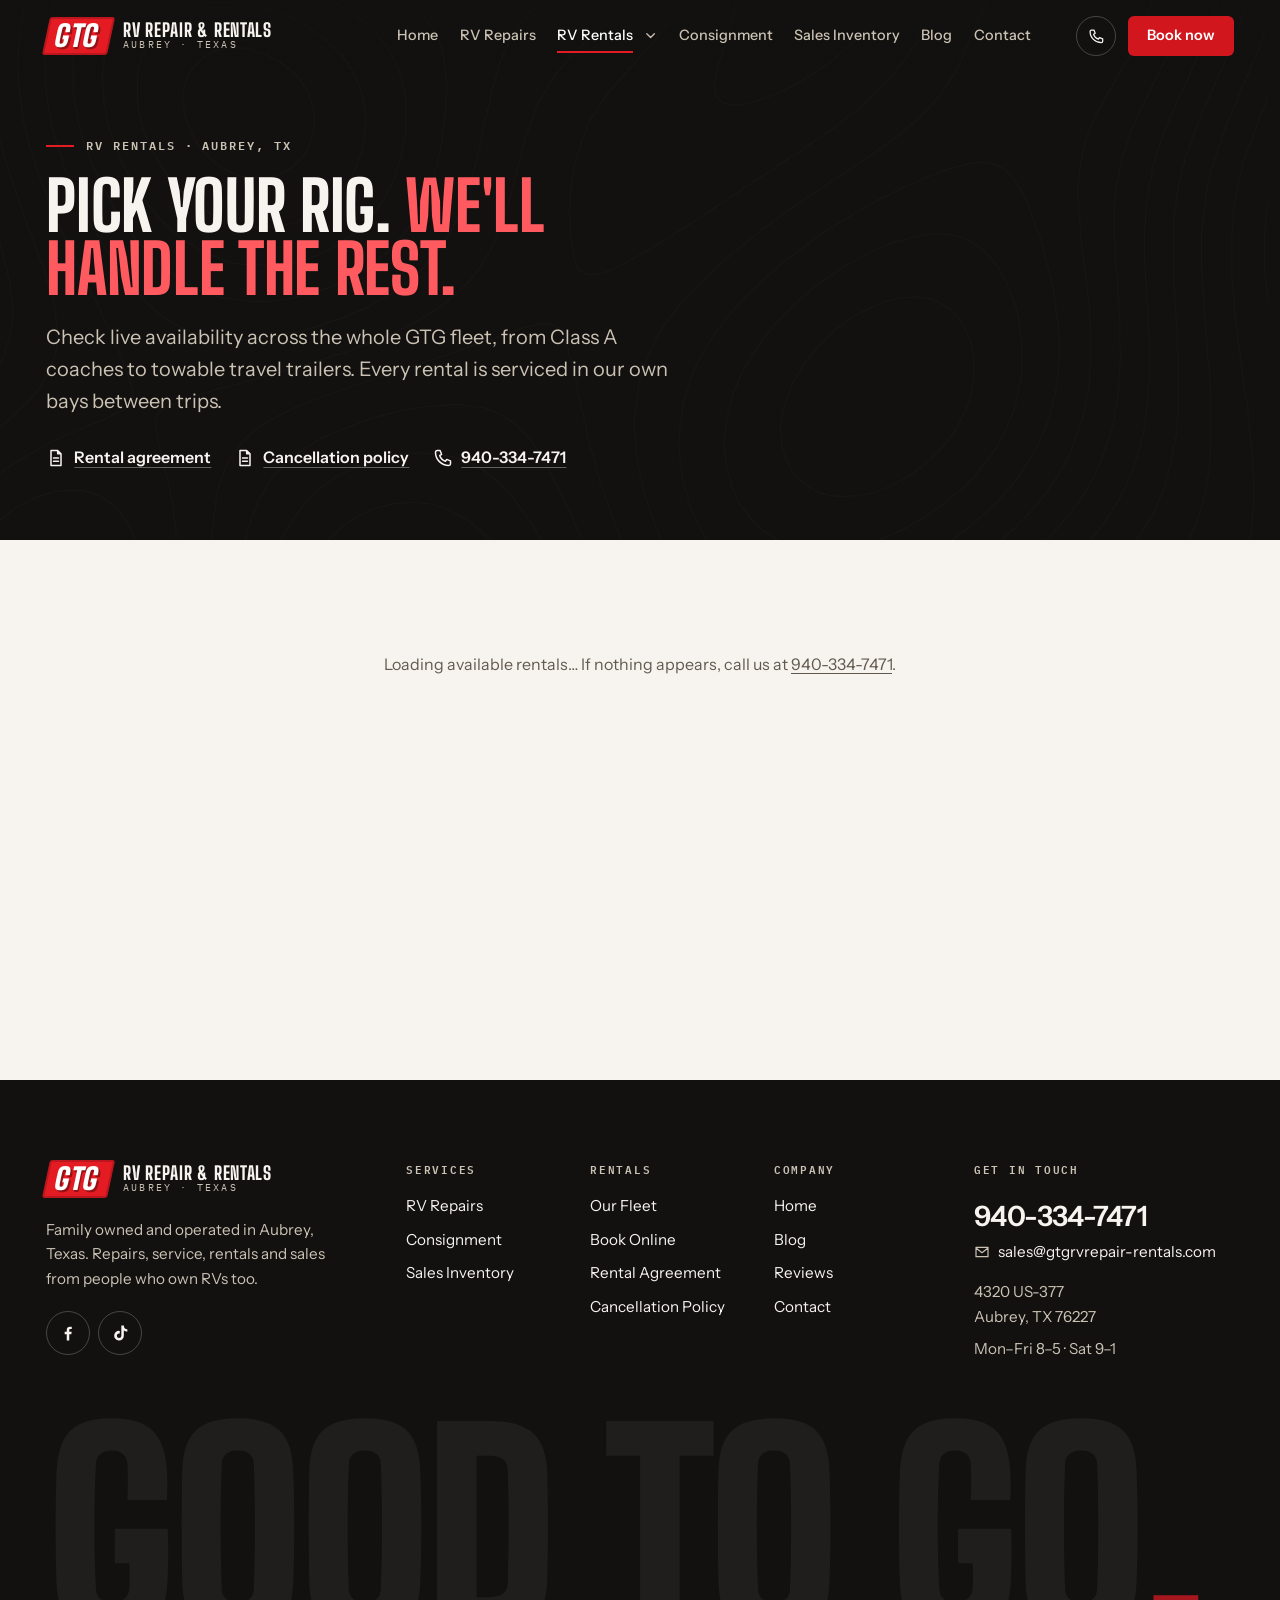
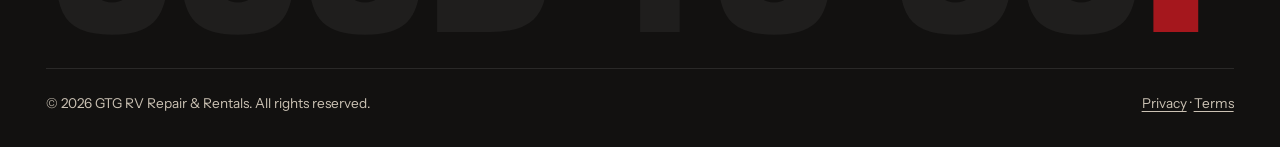
<file: rentals.html>
<!doctype html>
<html lang="en">
<head>
  <meta charset="utf-8">
  <meta name="viewport" content="width=device-width, initial-scale=1">
  <!-- Design preview: keep out of search engines until launch -->
  <meta name="robots" content="noindex, nofollow">
  <title>RV Rentals | GTG RV Repair &amp; Rentals, Aubrey, TX</title>
  <meta name="description" content="Rent a Class A, Class B, Class C, fifth wheel or travel trailer from GTG in Aubrey, Texas. Check live availability and book online. Every rental is serviced in our own shop.">
  <meta name="theme-color" content="#121110">
  <link rel="icon" href="assets/img/cropped-gtg-rv-rental-repair-service-favicon-192x192.png" sizes="192x192">

  <link rel="preconnect" href="https://fonts.googleapis.com">
  <link rel="preconnect" href="https://fonts.gstatic.com" crossorigin>
  <link rel="stylesheet" href="https://fonts.googleapis.com/css2?family=Big+Shoulders+Display:wght@700;800;900&family=IBM+Plex+Mono:wght@500;600&family=Instrument+Sans:ital,wght@0,400..700;1,400&display=swap">

  <link rel="stylesheet" href="css/styles.css">

  <!-- Flag JS early so reveal styles only apply when JS can un-hide content -->
  <script>document.documentElement.classList.add('js');</script>
  <script src="js/main.js" defer></script>
  <!-- Wheelbase rental store widget: https://widget-docs.wheelbasepro.com/docs/embedded/quick-start -->
  <script type="module" src="https://d2toxav8qvoos4.cloudfront.net/latest/wheelbase-widget.js"></script>
</head>
<body>

<!-- ===================================================================
     ICON SPRITE
     =================================================================== -->
<svg class="sprite" aria-hidden="true" focusable="false" xmlns="http://www.w3.org/2000/svg">
  <symbol id="i-phone" viewBox="0 0 24 24"><path fill="none" stroke="currentColor" stroke-width="1.8" stroke-linecap="round" stroke-linejoin="round" d="M5 3h3.5l1.8 4.6-2.3 1.5a11 11 0 0 0 6.9 6.9l1.5-2.3L21 15.5V19a2 2 0 0 1-2 2A16 16 0 0 1 3 5a2 2 0 0 1 2-2Z"/></symbol>
  <symbol id="i-arrow" viewBox="0 0 24 24"><path fill="none" stroke="currentColor" stroke-width="1.8" stroke-linecap="round" stroke-linejoin="round" d="M4 12h15m-6-6 6 6-6 6"/></symbol>
  <symbol id="i-arrow-ne" viewBox="0 0 24 24"><path fill="none" stroke="currentColor" stroke-width="1.8" stroke-linecap="round" stroke-linejoin="round" d="M7 17 17 7M8 7h9v9"/></symbol>
  <symbol id="i-star" viewBox="0 0 24 24"><path fill="currentColor" d="m12 2.8 2.8 5.9 6.4.8-4.7 4.4 1.2 6.4L12 17.2l-5.7 3.1 1.2-6.4-4.7-4.4 6.4-.8Z"/></symbol>
  <symbol id="i-check" viewBox="0 0 24 24"><path fill="none" stroke="currentColor" stroke-width="2.4" stroke-linecap="round" stroke-linejoin="round" d="m5 12.5 4.5 4.5L19 7.5"/></symbol>
  <symbol id="i-wrench" viewBox="0 0 24 24"><path fill="none" stroke="currentColor" stroke-width="1.8" stroke-linecap="round" stroke-linejoin="round" d="M14.7 6.3a4 4 0 0 0 5 5l-8.9 8.9a2.1 2.1 0 0 1-3-3l8.9-8.9a4 4 0 0 1-2-2Zm0 0L18 3l3 3-3.3 3.3"/></symbol>
  <symbol id="i-key" viewBox="0 0 24 24"><path fill="none" stroke="currentColor" stroke-width="1.8" stroke-linecap="round" stroke-linejoin="round" d="M15 3a6 6 0 1 1-5.3 8.8L3 18.5V21h3v-2h2v-2h2l1.2-1.2A6 6 0 0 1 15 3Zm1.5 4.5h.01"/></symbol>
  <symbol id="i-truck" viewBox="0 0 24 24"><path fill="none" stroke="currentColor" stroke-width="1.8" stroke-linecap="round" stroke-linejoin="round" d="M2 6h11v10H2zM13 9h4.5l3.5 3.5V16h-8M6 19a2 2 0 1 0 0-4 2 2 0 0 0 0 4Zm11 0a2 2 0 1 0 0-4 2 2 0 0 0 0 4Z"/></symbol>
  <symbol id="i-shield" viewBox="0 0 24 24"><path fill="none" stroke="currentColor" stroke-width="1.8" stroke-linecap="round" stroke-linejoin="round" d="M12 3 4 6v6c0 4.5 3.4 8.3 8 9 4.6-.7 8-4.5 8-9V6Zm-3.5 9 2.5 2.5 4.5-5"/></symbol>
  <symbol id="i-home" viewBox="0 0 24 24"><path fill="none" stroke="currentColor" stroke-width="1.8" stroke-linecap="round" stroke-linejoin="round" d="M3 11 12 4l9 7M5.5 9.5V20h13V9.5M10 20v-5h4v5"/></symbol>
  <symbol id="i-pin" viewBox="0 0 24 24"><path fill="none" stroke="currentColor" stroke-width="1.8" stroke-linecap="round" stroke-linejoin="round" d="M12 21s7-6.2 7-12a7 7 0 0 0-14 0c0 5.8 7 12 7 12Zm0-9.5a2.5 2.5 0 1 0 0-5 2.5 2.5 0 0 0 0 5Z"/></symbol>
  <symbol id="i-mail" viewBox="0 0 24 24"><path fill="none" stroke="currentColor" stroke-width="1.8" stroke-linecap="round" stroke-linejoin="round" d="M3 5h18v14H3zm0 1 9 7 9-7"/></symbol>
  <symbol id="i-clock" viewBox="0 0 24 24"><path fill="none" stroke="currentColor" stroke-width="1.8" stroke-linecap="round" stroke-linejoin="round" d="M12 21a9 9 0 1 0 0-18 9 9 0 0 0 0 18Zm0-13v4.5l3 2"/></symbol>
  <symbol id="i-cal" viewBox="0 0 24 24"><path fill="none" stroke="currentColor" stroke-width="1.8" stroke-linecap="round" stroke-linejoin="round" d="M4 6h16v14H4zM4 10h16M8 3v4m8-4v4"/></symbol>
  <symbol id="i-doc" viewBox="0 0 24 24"><path fill="none" stroke="currentColor" stroke-width="1.8" stroke-linecap="round" stroke-linejoin="round" d="M6 3h8l4 4v14H6zM14 3v4h4M9 12h6m-6 4h6"/></symbol>
  <symbol id="i-chev" viewBox="0 0 24 24"><path fill="none" stroke="currentColor" stroke-width="2" stroke-linecap="round" stroke-linejoin="round" d="m6 9 6 6 6-6"/></symbol>
  <symbol id="i-menu" viewBox="0 0 24 24"><path fill="none" stroke="currentColor" stroke-width="1.8" stroke-linecap="round" d="M3 7h18M3 12h18M3 17h12"/></symbol>
  <symbol id="i-close" viewBox="0 0 24 24"><path fill="none" stroke="currentColor" stroke-width="1.8" stroke-linecap="round" d="m5 5 14 14M19 5 5 19"/></symbol>
  <symbol id="i-fb" viewBox="0 0 24 24"><path fill="currentColor" d="M13.5 21v-7.5H16l.4-3h-2.9V8.7c0-.9.3-1.5 1.5-1.5h1.5V4.5a20 20 0 0 0-2.2-.1c-2.2 0-3.8 1.4-3.8 3.9v2.2H8v3h2.5V21h3Z"/></symbol>
  <symbol id="i-tiktok" viewBox="0 0 24 24"><path fill="currentColor" d="M16.6 3h-3v12.2a2.7 2.7 0 1 1-2.7-2.7c.3 0 .6 0 .8.1V9.5a5.8 5.8 0 1 0 4.9 5.7V9.1a7.3 7.3 0 0 0 4.2 1.3v-3a4.3 4.3 0 0 1-4.2-4.4Z"/></symbol>
  <symbol id="i-google" viewBox="0 0 24 24"><path fill="#4285F4" d="M21.6 12.2c0-.7-.1-1.4-.2-2H12v3.8h5.4a4.6 4.6 0 0 1-2 3v2.5h3.2c1.9-1.7 3-4.3 3-7.3Z"/><path fill="#34A853" d="M12 22c2.7 0 5-.9 6.6-2.4l-3.2-2.5c-.9.6-2 1-3.4 1-2.6 0-4.8-1.8-5.6-4.1H3.1v2.6A10 10 0 0 0 12 22Z"/><path fill="#FBBC05" d="M6.4 14c-.2-.6-.3-1.3-.3-2s.1-1.4.3-2V7.4H3.1a10 10 0 0 0 0 9.2L6.4 14Z"/><path fill="#EA4335" d="M12 5.9c1.5 0 2.8.5 3.8 1.5l2.9-2.9A10 10 0 0 0 3.1 7.4L6.4 10C7.2 7.7 9.4 5.9 12 5.9Z"/></symbol>
</svg>

<a class="skip-link" href="#main">Skip to content</a>

<!-- ===================================================================
     HEADER
     =================================================================== -->
<header class="site-header" data-header>
  <div class="site-header__inner container">
    <a class="brand" href="index.html" aria-label="GTG RV Repair &amp; Rentals, home">
      <span class="brand__badge" aria-hidden="true"><span>GTG</span></span>
      <span class="brand__text" aria-hidden="true">
        <span class="brand__name">RV Repair &amp; Rentals</span>
        <span class="brand__meta">Aubrey · Texas</span>
      </span>
    </a>

    <nav class="primary-nav" id="primary-nav" aria-label="Primary" data-nav>
      <ul class="primary-nav__list" role="list">
        <li><a class="primary-nav__link" href="index.html">Home</a></li>
        <li><a class="primary-nav__link" href="index.html#repair">RV Repairs</a></li>
        <li class="has-sub" data-submenu>
          <a class="primary-nav__link" href="rentals.html" aria-current="page">RV Rentals</a>
          <button class="sub-toggle" type="button" aria-expanded="false" aria-controls="sub-rentals">
            <span class="visually-hidden">RV Rentals submenu</span>
            <svg class="icon" aria-hidden="true"><use href="#i-chev"/></svg>
          </button>
          <ul class="subnav" id="sub-rentals" role="list">
            <li><a href="rentals.html">Our Fleet</a></li>
            <li><a href="index.html#rental-agreement">Rental Agreement</a></li>
            <li><a href="index.html#cancellation-policy">Cancellation Policy</a></li>
          </ul>
        </li>
        <li><a class="primary-nav__link" href="index.html#consign">Consignment</a></li>
        <li><a class="primary-nav__link" href="index.html#sales">Sales Inventory</a></li>
        <li><a class="primary-nav__link" href="index.html#blog">Blog</a></li>
        <li><a class="primary-nav__link" href="index.html#visit">Contact</a></li>
      </ul>
      <div class="primary-nav__mobile-cta">
        <a class="btn btn--primary btn--block" href="#rentals">Book a rental</a>
        <a class="btn btn--ghost btn--block" href="tel:+19403347471">
          <svg class="icon" aria-hidden="true"><use href="#i-phone"/></svg> 940-334-7471
        </a>
      </div>
    </nav>

    <div class="site-header__actions">
      <a class="header-phone" href="tel:+19403347471" aria-label="Call the shop, 940-334-7471">
        <span class="header-phone__icon"><svg class="icon" aria-hidden="true"><use href="#i-phone"/></svg></span>
        <span class="header-phone__text" aria-hidden="true"><span class="header-phone__label">Call the shop</span>940-334-7471</span>
      </a>
      <a class="btn btn--primary btn--sm header-book" href="#rentals">Book now</a>
      <!-- Without JS this jumps to the footer sitemap; JS upgrades it to a menu toggle -->
      <a class="menu-toggle" href="#footer-nav" data-menu-toggle aria-controls="primary-nav">
        <svg class="icon icon--open" aria-hidden="true"><use href="#i-menu"/></svg>
        <svg class="icon icon--close" aria-hidden="true"><use href="#i-close"/></svg>
        <span class="visually-hidden">Menu</span>
      </a>
    </div>
  </div>
</header>

<main id="main">

<!-- ===================================================================
     PAGE INTRO
     =================================================================== -->
<section class="page-hero" aria-labelledby="page-title">
  <div class="page-hero__texture" aria-hidden="true"></div>
  <div class="container page-hero__inner">
    <p class="eyebrow eyebrow--light">RV rentals · Aubrey, TX</p>
    <h1 class="section-title section-title--light page-hero__title" id="page-title">Pick your rig. <em>We'll handle the rest.</em></h1>
    <p class="page-hero__lede">Check live availability across the whole GTG fleet, from Class A coaches to towable travel trailers. Every rental is serviced in our own bays between trips.</p>
    <ul class="page-hero__links" role="list">
      <li><a href="index.html#rental-agreement"><svg class="icon" aria-hidden="true"><use href="#i-doc"/></svg> Rental agreement</a></li>
      <li><a href="index.html#cancellation-policy"><svg class="icon" aria-hidden="true"><use href="#i-doc"/></svg> Cancellation policy</a></li>
      <li><a href="tel:+19403347471"><svg class="icon" aria-hidden="true"><use href="#i-phone"/></svg> 940-334-7471</a></li>
    </ul>
  </div>
</section>

<!-- ===================================================================
     WHEELBASE STORE (live inventory, availability + checkout)
     Dealer ID is public. Dates arrive as ?wb_from=YYYY-MM-DD&wb_to=YYYY-MM-DD
     from the homepage booking bar; the widget reads them automatically.
     =================================================================== -->
<section class="section rentals-store" id="rentals" aria-label="Available rentals">
  <div class="container">
    <wheelbase-store
      dealer-id="957897"
      store-type="rv"
      locale="en-us"
      hide-hero="true"
      hide-locale-selector="true"
      show-reviews="true"
      primary-color="#d2161e"
      secondary-color="#2a2724"
      text-color="#121110"
      text-secondary-color="#625a50"
      surface-color="#f7f4ef"
      card-color="#ffffff"
      background-color="#f7f4ef"
    >
      <p class="rentals-store__fallback">Loading available rentals&hellip; If nothing appears, call us at <a href="tel:+19403347471">940-334-7471</a>.</p>
    </wheelbase-store>
  </div>
</section>

</main>

<!-- ===================================================================
     FOOTER
     =================================================================== -->
<footer class="site-footer" id="site-footer">
  <div class="container">
    <div class="site-footer__top">
      <div class="site-footer__brand">
        <a class="brand" href="index.html" aria-label="GTG RV Repair &amp; Rentals, home">
          <span class="brand__badge" aria-hidden="true"><span>GTG</span></span>
          <span class="brand__text" aria-hidden="true">
            <span class="brand__name">RV Repair &amp; Rentals</span>
            <span class="brand__meta">Aubrey · Texas</span>
          </span>
        </a>
        <p>Family owned and operated in Aubrey, Texas. Repairs, service, rentals and sales from people who own RVs too.</p>
        <ul class="socials" role="list">
          <li><a href="index.html#facebook" aria-label="GTG on Facebook"><svg class="icon" aria-hidden="true"><use href="#i-fb"/></svg></a></li><!-- PLACEHOLDER: Facebook URL -->
          <li><a href="index.html#tiktok" aria-label="GTG on TikTok"><svg class="icon" aria-hidden="true"><use href="#i-tiktok"/></svg></a></li><!-- PLACEHOLDER: TikTok URL -->
        </ul>
      </div>

      <nav class="site-footer__nav" id="footer-nav" aria-label="Footer">
        <div>
          <h2>Services</h2>
          <ul role="list">
            <li><a href="index.html#repair">RV Repairs</a></li>
            <li><a href="index.html#consign">Consignment</a></li>
            <li><a href="index.html#sales">Sales Inventory</a></li>
          </ul>
        </div>
        <div>
          <h2>Rentals</h2>
          <ul role="list">
            <li><a href="rentals.html">Our Fleet</a></li>
            <li><a href="#rentals">Book Online</a></li>
            <li><a href="index.html#rental-agreement">Rental Agreement</a></li>
            <li><a href="index.html#cancellation-policy">Cancellation Policy</a></li>
          </ul>
        </div>
        <div>
          <h2>Company</h2>
          <ul role="list">
            <li><a href="index.html">Home</a></li>
            <li><a href="index.html#blog">Blog</a></li>
            <li><a href="index.html#reviews">Reviews</a></li>
            <li><a href="index.html#visit">Contact</a></li>
          </ul>
        </div>
      </nav>

      <div class="site-footer__contact">
        <h2>Get in touch</h2>
        <a class="site-footer__phone" href="tel:+19403347471">940-334-7471</a>
        <a class="site-footer__email" href="mailto:sales@gtgrvrepair-rentals.com"><svg class="icon" aria-hidden="true"><use href="#i-mail"/></svg> sales@gtgrvrepair-rentals.com</a>
        <address>4320 US-377<br>Aubrey, TX 76227</address>
        <p class="site-footer__hours">Mon–Fri 8–5 · Sat 9–1</p><!-- PLACEHOLDER: hours -->
      </div>
    </div>

    <p class="site-footer__wordmark" aria-hidden="true">Good to go<span>.</span></p>

    <div class="site-footer__bottom">
      <p>&copy; <span data-year>2026</span> GTG RV Repair &amp; Rentals. All rights reserved.</p>
      <p><a href="index.html#privacy">Privacy</a> · <a href="index.html#terms">Terms</a></p><!-- PLACEHOLDER: legal pages -->
    </div>
  </div>
</footer>

</body>
</html>
</file>
<file: css/styles.css>
/* =====================================================================
   GTG RV Repair & Rentals — Homepage
   ---------------------------------------------------------------------
   Architecture (cascade layers, lowest → highest priority):
     reset       → normalize
     tokens      → design tokens (custom properties)
     base        → element defaults, typography
     layout      → container, section rhythm
     components  → buttons, eyebrow, fields, work-order tag, seals
     sections    → page sections, in document order
     motion      → load + reveal animations, reduced-motion overrides
     utilities   → single-purpose helpers

   Type rule: Big Shoulders Display is reserved for h1, h2, prices,
   the work-order title and brand marks (badge, stamps, seals).
   Everything else is Instrument Sans, with IBM Plex Mono for labels.
   ===================================================================== */

@layer reset, tokens, base, layout, components, sections, motion, utilities;

/* =====================================================================
   TOKENS
   ===================================================================== */
@layer tokens {
  :root {
    /* --- Brand --------------------------------------------------- */
    --red-brand: #e41b23;          /* logo red — large display + fills   */
    --red-600:   #d2161e;          /* buttons, white text 5.4:1          */
    --red-700:   #b01219;          /* hover / pressed                    */
    --red-text:  #c3141b;          /* red text on light surfaces         */
    --red-bright:#ff5a5f;          /* red text on dark surfaces (6.1:1)  */

    /* --- Neutrals: warm “stone” system ---------------------------- */
    --ink:        #121110;
    --charcoal:   #1d1b19;
    --charcoal-2: #2a2724;
    --stone-50:   #f7f4ef;         /* page background (warm off-white)   */
    --stone-100:  #efe9e0;         /* alt section background             */
    --stone-200:  #e2dbcf;
    --stone-300:  #cbc2b4;         /* muted text on dark                 */
    --stone-500:  #8a8174;         /* decorative only                    */
    --stone-600:  #625a50;         /* secondary text on light (≥5.7:1)   */
    --paper:      #fbf8f2;         /* work-order / tag paper             */
    --white:      #ffffff;

    /* --- Secondary accent: Texas sage. Means ONLY “inspected / OK” - */
    --sage:       #a9bf9c;         /* on dark                            */
    --sage-600:   #47603f;         /* on light (6.6:1)                   */

    /* --- Semantic -------------------------------------------------- */
    --bg:            var(--stone-50);
    --text:          var(--ink);
    --text-muted:    var(--stone-600);
    --border:        color-mix(in oklch, var(--ink) 12%, transparent);
    --border-strong: color-mix(in oklch, var(--ink) 22%, transparent);
    --focus-ring:    var(--ink);
    --accent-text:   var(--red-text);

    /* --- Typography ----------------------------------------------- */
    --font-display: "Big Shoulders Display", "Oswald", "Arial Narrow", Impact, sans-serif;
    --font-body:    "Instrument Sans", ui-sans-serif, system-ui, -apple-system, "Segoe UI", sans-serif;
    --font-mono:    "IBM Plex Mono", ui-monospace, "SF Mono", Menlo, monospace;

    /* Scale: perfect fourth (1.333) */
    --step--1: 0.8125rem;
    --step-0:  1rem;
    --step-1:  1.333rem;
    --step-2:  1.777rem;
    --step-3:  2.369rem;

    --fs-hero:    clamp(3.4rem, min(1.2rem + 8.6vw, 11.5svh), 8.6rem);
    --fs-section: clamp(2.5rem, 1.4rem + 3.6vw, 4.75rem);
    --fs-lede:    clamp(1.0625rem, 1rem + 0.35vw, 1.25rem);
    --fs-name:    1.375rem;         /* card / unit names (sans 600)      */

    /* --- Space (4px base) ---------------------------------------- */
    --space-1: 0.25rem;  --space-2: 0.5rem;   --space-3: 0.75rem;
    --space-4: 1rem;     --space-5: 1.25rem;  --space-6: 1.5rem;
    --space-8: 2rem;     --space-10: 2.5rem;  --space-12: 3rem;
    --space-16: 4rem;    --space-20: 5rem;    --space-24: 6rem;
    --section-y: clamp(4rem, 2rem + 4.5vw, 6.5rem);
    --gutter:    clamp(1.25rem, 0.5rem + 3vw, 3rem);
    --container: 1360px;
    --header-h:  4.5rem;

    /* --- Shape & depth ------------------------------------------- */
    --radius-xs: 3px;
    --radius-sm: 6px;
    --radius-md: 10px;
    --radius-lg: 16px;
    --radius-xl: 24px;
    --shadow-sm: 0 1px 2px rgb(18 17 16 / 0.06), 0 2px 8px rgb(18 17 16 / 0.05);
    --shadow-md: 0 2px 4px rgb(18 17 16 / 0.05), 0 12px 32px -8px rgb(18 17 16 / 0.18);
    --shadow-lg: 0 4px 8px rgb(18 17 16 / 0.06), 0 32px 64px -16px rgb(18 17 16 / 0.35);
    --glow-red:  0 10px 30px -8px color-mix(in oklch, var(--red-brand) 65%, transparent);

    /* --- Photography: one warm grade for every photo ------------- */
    --photo-grade: saturate(0.85) sepia(0.06) contrast(1.04);

    /* --- Motion -------------------------------------------------- */
    --ease-out-expo:  cubic-bezier(0.16, 1, 0.3, 1);
    --ease-out-quart: cubic-bezier(0.25, 1, 0.5, 1);
    --dur-fast: 160ms;
    --dur-base: 280ms;
    --dur-slow: 900ms;

    /* --- Textures ------------------------------------------------ */
    --noise: url("data:image/svg+xml,%3Csvg xmlns='http://www.w3.org/2000/svg' width='180' height='180'%3E%3Cfilter id='n'%3E%3CfeTurbulence type='fractalNoise' baseFrequency='.8' numOctaves='3' stitchTiles='stitch'/%3E%3CfeColorMatrix values='0 0 0 0 1 0 0 0 0 1 0 0 0 0 1 0 0 0 .6 0'/%3E%3C/filter%3E%3Crect width='100%25' height='100%25' filter='url(%23n)'/%3E%3C/svg%3E");
    --topo-light: url("../assets/img/topo.svg");
    --topo-dark:  url("../assets/img/topo-dark.svg");
  }

  /* Dark-surface context: re-map semantic tokens */
  .site-header,
  .hero,
  .shop-story,
  .reviews,
  .final-cta,
  .site-footer,
  .pillar--photo,
  .pillar--consign,
  .consign-card {
    --text:          var(--stone-50);
    --text-muted:    var(--stone-300);
    --border:        rgb(255 255 255 / 0.1);
    --border-strong: rgb(255 255 255 / 0.22);
    --focus-ring:    var(--stone-50);
    --accent-text:   var(--red-bright);
    color: var(--text);
  }
}

/* =====================================================================
   RESET
   ===================================================================== */
@layer reset {
  *, *::before, *::after { box-sizing: border-box; }
  * { margin: 0; }
  html { -webkit-text-size-adjust: 100%; text-size-adjust: 100%; }
  body { min-height: 100svh; }
  img, picture, svg, video { display: block; max-width: 100%; }
  img { height: auto; }
  input, button, select, textarea { font: inherit; color: inherit; }
  button { cursor: pointer; background: none; border: 0; padding: 0; }
  ul[role="list"], ol[role="list"] { list-style: none; padding: 0; }
  a { color: inherit; }
  table { border-collapse: collapse; }
  fieldset { border: 0; padding: 0; min-width: 0; }
  address { font-style: normal; }
  h1, h2, h3, h4 { text-wrap: balance; }
  p { text-wrap: pretty; }
}

/* =====================================================================
   BASE
   ===================================================================== */
@layer base {
  html {
    scroll-behavior: smooth;
    scroll-padding-top: calc(var(--header-h) + 1rem);
    color-scheme: light;
  }

  body {
    font-family: var(--font-body);
    font-size: var(--step-0);
    line-height: 1.6;
    color: var(--text);
    background: var(--bg);
    -webkit-font-smoothing: antialiased;
    -moz-osx-font-smoothing: grayscale;
    overflow-x: clip;
  }

  ::selection { background: var(--red-brand); color: var(--white); }

  :focus-visible {
    outline: 3px solid var(--focus-ring);
    outline-offset: 3px;
    border-radius: var(--radius-xs);
  }

  .sprite { position: absolute; width: 0; height: 0; overflow: hidden; }
  .icon { width: 1.25em; height: 1.25em; flex: none; }
  .photo { filter: var(--photo-grade); }

  a { text-underline-offset: 0.2em; text-decoration-thickness: 1px; }
}

/* =====================================================================
   LAYOUT
   ===================================================================== */
@layer layout {
  .container {
    width: 100%;
    max-width: calc(var(--container) + var(--gutter) * 2);
    margin-inline: auto;
    padding-inline: var(--gutter);
  }

  .section {
    position: relative;
    padding-block: var(--section-y);
  }

  /* Section heads: identical eyebrow → title rhythm in both variants */
  .section-head,
  .section-head__main {
    display: grid;
    gap: var(--space-5);
    align-content: start;
  }

  .section-head {
    max-width: 52rem;
    margin-bottom: clamp(2.25rem, 1.5rem + 2.5vw, 3.75rem);
  }

  .section-head--split {
    max-width: none;
    align-items: end;
  }

  @media (min-width: 960px) {
    .section-head--split {
      grid-template-columns: 1.2fr 1fr;
      gap: var(--space-16);
    }
    .section-head__aside { padding-bottom: 0.4rem; }
  }
}

/* =====================================================================
   COMPONENTS
   ===================================================================== */
@layer components {

  /* --- Skip link ---------------------------------------------------- */
  .skip-link {
    position: fixed;
    top: var(--space-3);
    left: var(--space-3);
    z-index: 100;
    padding: var(--space-3) var(--space-5);
    background: var(--red-600);
    color: var(--white);
    font-weight: 600;
    border-radius: var(--radius-sm);
    transform: translateY(-200%);
    transition: transform var(--dur-base) var(--ease-out-expo);
    &:focus { transform: none; }
  }

  /* --- Eyebrow (mono label) ----------------------------------------- */
  .eyebrow {
    display: inline-flex;
    align-items: center;
    gap: var(--space-3);
    font-family: var(--font-mono);
    font-size: 0.75rem;
    font-weight: 600;
    letter-spacing: 0.16em;
    text-transform: uppercase;
    color: var(--text-muted);

    &::before {
      content: "";
      width: 1.75rem;
      height: 2px;
      background: var(--red-brand);
      flex: none;
    }
  }
  .eyebrow--light { color: var(--stone-300); }

  /* --- Headings ----------------------------------------------------- */
  .section-title {
    font-family: var(--font-display);
    font-size: var(--fs-section);
    font-weight: 800;
    line-height: 0.92;
    letter-spacing: -0.005em;
    text-transform: uppercase;
    color: var(--text);

    /* Red emphasis is reserved for hero, story and final CTA */
    & em { font-style: normal; color: inherit; }
  }
  .section-title--light { color: var(--stone-50); }
  .shop-story .section-title em { color: var(--red-bright); }

  .section-lede {
    font-size: var(--fs-lede);
    line-height: 1.6;
    color: var(--text-muted);
    max-width: 38rem;
  }
  .section-lede--light { color: var(--stone-300); }

  /* --- Buttons ------------------------------------------------------ */
  .btn {
    --btn-h: 3rem;
    position: relative;
    isolation: isolate;
    overflow: hidden;
    display: inline-flex;
    align-items: center;
    justify-content: center;
    gap: 0.6em;
    min-height: var(--btn-h);
    padding: 0 1.4rem;
    border: 1.5px solid transparent;
    border-radius: var(--radius-sm);
    font-family: var(--font-body);
    font-size: 0.975rem;
    font-weight: 600;
    line-height: 1.2;
    text-decoration: none;
    white-space: nowrap;
    cursor: pointer;
    transition:
      transform var(--dur-base) var(--ease-out-expo),
      box-shadow var(--dur-base) var(--ease-out-expo),
      background-color var(--dur-fast) ease,
      border-color var(--dur-fast) ease,
      color var(--dur-fast) ease;

    & .icon { width: 1.15em; height: 1.15em; transition: transform var(--dur-base) var(--ease-out-expo); }
    &:hover .icon:last-child:not(:first-child) { transform: translateX(3px); }
    &:active { transform: translateY(0) scale(0.98); }
  }

  @media (max-width: 479.98px) {
    .btn {
      white-space: normal;
      text-align: center;
      padding-block: 0.6rem;
    }
  }

  .btn--sm { --btn-h: 2.5rem; padding-inline: 1.1rem; font-size: 0.9rem; }
  .btn--lg { --btn-h: 3.5rem; padding-inline: 1.75rem; font-size: 1.025rem; }
  .btn--block { width: 100%; }

  .btn--primary {
    background: var(--red-600);
    color: var(--white);

    &::before {
      content: "";
      position: absolute;
      inset: 0;
      z-index: -1;
      background: var(--red-700);
      transform: scaleX(0);
      transform-origin: right;
      transition: transform 450ms var(--ease-out-expo);
    }
    &:hover {
      transform: translateY(-2px);
      box-shadow: var(--glow-red);
      &::before { transform: scaleX(1); transform-origin: left; }
    }
  }

  .btn--dark {
    background: var(--ink);
    color: var(--stone-50);
    &:hover { background: var(--charcoal-2); transform: translateY(-2px); box-shadow: var(--shadow-md); }
  }

  .btn--light {
    background: var(--stone-50);
    color: var(--ink);
    &:hover { background: var(--white); transform: translateY(-2px); box-shadow: var(--shadow-lg); }
  }

  .btn--outline-light {
    border-color: rgb(255 255 255 / 0.35);
    color: var(--stone-50);
    background: rgb(255 255 255 / 0.04);
    &:hover { border-color: var(--stone-50); background: rgb(255 255 255 / 0.1); transform: translateY(-2px); }
  }

  .btn--ghost {
    border-color: var(--border-strong);
    color: var(--text);
    &:hover { background: rgb(255 255 255 / 0.06); }
  }

  .btn--text {
    padding-inline: 0.25rem;
    color: var(--accent-text);
    border-radius: var(--radius-xs);
    &:hover .icon { transform: translateX(4px); }
    &:hover { text-decoration: underline; }
  }
  .btn--text-light { color: var(--stone-50); --focus-ring: var(--stone-50); }

  .btn-row {
    display: flex;
    flex-wrap: wrap;
    align-items: center;
    gap: var(--space-4) var(--space-6);
  }

  /* --- Stretched link (full card click target) ---------------------- */
  .stretched::after {
    content: "";
    position: absolute;
    inset: 0;
    z-index: 2;
  }

  /* --- Stars --------------------------------------------------------- */
  .stars {
    display: inline-flex;
    gap: 2px;
    color: var(--red-bright);
    & svg { width: 0.95rem; height: 0.95rem; }
  }

  /* --- Form fields --------------------------------------------------- */
  .field {
    position: relative;
    display: grid;
    grid-template-columns: minmax(0, 1fr);
    gap: 0.2rem;
    min-width: 0;

    & label {
      font-family: var(--font-mono);
      font-size: 0.6875rem;
      font-weight: 600;
      letter-spacing: 0.14em;
      text-transform: uppercase;
      color: var(--stone-600);
    }

    & input,
    & select {
      width: 100%;
      min-width: 0;
      min-height: 2.25rem;
      padding: 0;
      border: 0;
      background: transparent;
      font-size: 1rem;
      font-weight: 600;
      color: var(--ink);
      appearance: none;
      -webkit-appearance: none;
      border-radius: 0;
    }

    & select {
      padding-right: 1.5rem;
      background: url("data:image/svg+xml,%3Csvg xmlns='http://www.w3.org/2000/svg' viewBox='0 0 24 24'%3E%3Cpath fill='none' stroke='%23121110' stroke-width='2' stroke-linecap='round' d='m6 9 6 6 6-6'/%3E%3C/svg%3E") no-repeat right center / 1rem;
      cursor: pointer;
    }

    & input:focus-visible,
    & select:focus-visible { outline: none; }

    &:focus-within { box-shadow: inset 0 -3px 0 var(--red-600); }
  }

  /* Date fields: native picker stays functional, custom icon on top */
  .field__control { position: relative; min-width: 0; }

  .field--date {
    & input {
      position: relative;
      padding-right: 1.75rem;
      cursor: pointer;
    }
    & input::-webkit-calendar-picker-indicator {
      position: absolute;
      inset: 0;
      width: auto;
      height: auto;
      opacity: 0;
      cursor: pointer;
    }
    & input::-webkit-datetime-edit { padding: 0; }
  }

  .field__icon {
    position: absolute;
    right: 0;
    top: 50%;
    width: 1.1rem;
    height: 1.1rem;
    translate: 0 -50%;
    color: var(--stone-600);
    pointer-events: none;
  }

  .field__display { display: none; }

  /* JS adds .has-display + friendly text (“Fri, Oct 16”); native returns on focus */
  .field--date.has-display {
    & input { color: transparent; }
    & .field__display {
      display: block;
      position: absolute;
      left: 0;
      top: 50%;
      translate: 0 -50%;
      font-weight: 600;
      color: var(--ink);
      pointer-events: none;
      white-space: nowrap;
    }
    &:focus-within input { color: var(--ink); }
    &:focus-within .field__display { display: none; }
  }

  /* --- Work-order tag: the brand's signature object ---------------- */
  .work-order {
    position: relative;
    margin: -4rem var(--space-4) 0 auto;
    width: min(100%, 24rem);
    padding: var(--space-6);
    background: var(--paper);
    color: var(--ink);
    border-radius: var(--radius-md);
    box-shadow: 0 30px 60px -20px rgb(0 0 0 / 0.7), 0 0 0 1px rgb(0 0 0 / 0.04);
    rotate: -1.5deg;
    --focus-ring: var(--ink);

    &::before { /* paper grain */
      content: "";
      position: absolute;
      inset: 0;
      border-radius: inherit;
      background: var(--noise);
      opacity: 0.25;
      mix-blend-mode: multiply;
      filter: invert(1);
      pointer-events: none;
    }
  }

  .work-order__head {
    display: grid;
    grid-template-columns: auto 1fr;
    gap: var(--space-1) var(--space-4);
    align-items: center;
    padding-bottom: var(--space-4);
    margin-bottom: var(--space-4);
    border-bottom: 2px dashed var(--stone-200);
  }

  .work-order__hole {
    grid-row: span 2;
    width: 1.1rem;
    height: 1.1rem;
    border-radius: 50%;
    background: var(--ink);
    box-shadow: inset 0 0 0 3px var(--stone-500);
  }

  .work-order__kicker,
  .work-order__id {
    font-family: var(--font-mono);
    font-size: 0.6875rem;
    font-weight: 600;
    letter-spacing: 0.14em;
    text-transform: uppercase;
    color: var(--stone-600);
  }
  .work-order__id { grid-column: 2; color: var(--red-text); }

  .work-order__title {
    font-family: var(--font-display);
    font-size: 1.85rem;
    font-weight: 800;
    line-height: 1;
    text-transform: uppercase;
  }

  .checklist {
    display: grid;
    gap: 0.7rem;
    font-size: 0.95rem;
    font-weight: 500;

    & li { display: flex; align-items: center; gap: var(--space-3); }
  }

  .checklist__box {
    display: grid;
    place-items: center;
    flex: none;
    width: 1.35rem;
    height: 1.35rem;
    border: 1.5px solid var(--ink);
    border-radius: var(--radius-xs);
    color: var(--sage-600);

    & svg { width: 1.1rem; height: 1.1rem; }
    & use { stroke-dasharray: 24; stroke-dashoffset: 0; }
  }

  .work-order__foot {
    display: flex;
    align-items: center;
    flex-wrap: wrap;
    gap: var(--space-2) var(--space-3);
    margin-top: var(--space-6);
    padding-top: var(--space-4);
    border-top: 1px solid var(--stone-200);
    font-family: var(--font-mono);
    font-size: 0.6875rem;
    letter-spacing: 0.1em;
    text-transform: uppercase;
    color: var(--stone-600);
  }

  .work-order__sig {
    font-family: var(--font-body);
    font-style: italic;
    font-size: 1rem;
    letter-spacing: 0;
    text-transform: none;
    color: var(--ink);
  }

  .work-order__stamp {
    margin-left: auto;
    padding: 0.35rem 0.6rem;
    border: 2.5px solid var(--red-600);
    border-radius: var(--radius-xs);
    font-family: var(--font-display);
    font-size: 1.15rem;
    font-weight: 900;
    letter-spacing: 0.06em;
    line-height: 1;
    color: var(--red-600);
    rotate: -8deg;
  }

  /* Compact “hang tag” variant used in the hero */
  .work-order--tag {
    margin: 0;
    width: 15rem;
    padding: var(--space-5) var(--space-5) var(--space-4);
    rotate: none;
    border-radius: var(--radius-sm) var(--radius-sm) var(--radius-md) var(--radius-md);
    box-shadow:
      0 1px 0 rgb(255 255 255 / 0.6) inset,
      0 24px 40px -14px rgb(0 0 0 / 0.75),
      0 2px 6px rgb(0 0 0 / 0.35);

    & .work-order__head { padding-bottom: var(--space-3); margin-bottom: var(--space-3); gap: 0 var(--space-3); }
    & .work-order__hole { width: 0.85rem; height: 0.85rem; box-shadow: inset 0 0 0 2.5px var(--stone-500); }
    & .work-order__kicker { font-size: 0.625rem; }
    & .work-order__title { font-size: 1.4rem; }
    & .checklist { gap: 0.5rem; font-size: 0.875rem; }
    & .checklist__box { width: 1.15rem; height: 1.15rem; & svg { width: 0.95rem; height: 0.95rem; } }
    & .work-order__foot { margin-top: var(--space-4); padding-top: var(--space-3); font-size: 0.625rem; }
    & .work-order__stamp { font-size: 1rem; }
  }

  /* --- PDI seal (static) -------------------------------------------- */
  .pdi-seal {
    position: absolute;
    display: grid;
    place-items: center;
    width: 6.5rem;
    aspect-ratio: 1;
    border-radius: 50%;
    background: var(--red-600);
    color: var(--white);
    box-shadow: 0 0 0 4px rgb(255 255 255 / 0.85), 0 12px 24px -10px rgb(0 0 0 / 0.45);
    rotate: -12deg;

    & svg { position: absolute; inset: 0; width: 100%; height: 100%; }
    & text {
      fill: currentColor;
      font-family: var(--font-mono);
      font-size: 8.4px;
      font-weight: 600;
      letter-spacing: 1.6px;
    }
    & > span {
      font-family: var(--font-display);
      font-size: 1.9rem;
      font-weight: 900;
      line-height: 1;
    }
  }
}

/* =====================================================================
   SECTIONS (document order)
   ===================================================================== */
@layer sections {

  /* -------------------------------------------------------------------
     HEADER
     ------------------------------------------------------------------- */
  .site-header {
    position: fixed;
    inset: 0 0 auto;
    z-index: 50;
    height: var(--header-h);

    &::before { /* backdrop layer so the open mobile menu isn't blurred */
      content: "";
      position: absolute;
      inset: 0;
      z-index: -1;
      background: linear-gradient(to bottom, rgb(18 17 16 / 0.65), transparent);
      transition: background var(--dur-base) ease;
    }

    &.is-scrolled::before {
      background: rgb(18 17 16 / 0.88);
      -webkit-backdrop-filter: blur(16px) saturate(140%);
      backdrop-filter: blur(16px) saturate(140%);
      box-shadow: 0 1px 0 rgb(255 255 255 / 0.06);
    }
  }

  .site-header__inner {
    height: 100%;
    display: flex;
    align-items: center;
    gap: var(--space-6);
  }

  /* Wordmark lockup built in HTML/CSS (header + footer) */
  .brand {
    display: inline-flex;
    align-items: center;
    gap: var(--space-3);
    text-decoration: none;
    flex: none;
  }

  .brand__badge {
    display: grid;
    place-items: center;
    height: 2.4rem;
    padding: 0 0.7rem 0 0.6rem;
    background: var(--red-brand);
    transform: skewX(-12deg);
    border-radius: var(--radius-xs);
    box-shadow: inset 0 0 0 2px rgb(0 0 0 / 0.18);

    & span {
      font-family: var(--font-display);
      font-size: 1.85rem;
      font-weight: 900;
      line-height: 1;
      letter-spacing: 0.02em;
      color: var(--white);
      text-shadow: 2px 2px 0 rgb(0 0 0 / 0.35);
    }
  }

  .brand__text { display: grid; line-height: 1.05; }

  .brand__name {
    font-family: var(--font-display);
    font-weight: 800;
    font-size: 1.15rem;
    letter-spacing: 0.04em;
    text-transform: uppercase;
    color: var(--stone-50);
  }

  .brand__meta {
    font-family: var(--font-mono);
    font-size: 0.625rem;
    letter-spacing: 0.22em;
    text-transform: uppercase;
    color: var(--stone-300);
  }

  /* Primary nav — desktop */
  .primary-nav { display: none; }

  .primary-nav__list {
    display: flex;
    align-items: center;
    gap: clamp(0.25rem, 0.8vw, 0.75rem);
  }

  .primary-nav__link {
    position: relative;
    display: inline-flex;
    align-items: center;
    padding: 0.5rem 0.35rem;
    font-size: 0.9rem;
    font-weight: 500;
    color: var(--stone-300);
    text-decoration: none;
    transition: color var(--dur-fast) ease;

    &::after {
      content: "";
      position: absolute;
      left: 0.35rem;
      right: 0.35rem;
      bottom: 0.15rem;
      height: 2px;
      background: var(--red-brand);
      transform: scaleX(0);
      transform-origin: right;
      transition: transform var(--dur-base) var(--ease-out-expo);
    }

    &:hover,
    &[aria-current="page"] { color: var(--white); }
    &:hover::after,
    &[aria-current="page"]::after { transform: scaleX(1); transform-origin: left; }
  }

  .has-sub {
    position: relative;
    display: flex;
    align-items: center;
  }

  .sub-toggle {
    display: grid;
    place-items: center;
    width: 1.5rem;
    height: 1.5rem;
    color: var(--stone-300);
    border-radius: var(--radius-xs);
    & .icon { width: 0.95rem; height: 0.95rem; transition: transform var(--dur-base) var(--ease-out-expo); }
  }

  .subnav {
    position: absolute;
    top: calc(100% + 0.5rem);
    left: -0.75rem;
    min-width: 14rem;
    padding: var(--space-2);
    background: var(--charcoal);
    border: 1px solid var(--border);
    border-radius: var(--radius-md);
    box-shadow: var(--shadow-lg);
    opacity: 0;
    visibility: hidden;
    transform: translateY(-6px);
    transition: opacity var(--dur-base) ease, transform var(--dur-base) var(--ease-out-expo), visibility 0s linear var(--dur-base);

    &::before { /* hover bridge */
      content: "";
      position: absolute;
      inset: -0.75rem 0 auto;
      height: 0.75rem;
    }

    & a {
      display: block;
      padding: 0.6rem 0.8rem;
      border-radius: var(--radius-sm);
      font-size: 0.9rem;
      color: var(--stone-300);
      text-decoration: none;
      &:hover { background: var(--charcoal-2); color: var(--white); }
    }
  }

  /* Hover opens for pointer users; the button (.is-open) is the keyboard path.
     .is-dismissed lets Escape close a hover-opened menu. */
  .has-sub:hover:not(.is-dismissed) .subnav,
  .has-sub.is-open .subnav {
    opacity: 1;
    visibility: visible;
    transform: none;
    transition-delay: 0s;
  }
  .has-sub:hover:not(.is-dismissed) .sub-toggle .icon,
  .has-sub.is-open .sub-toggle .icon { transform: rotate(180deg); }

  .primary-nav__mobile-cta { display: none; }

  .site-header__actions {
    margin-left: auto;
    display: flex;
    align-items: center;
    gap: var(--space-3);
  }

  .header-phone {
    display: inline-flex;
    align-items: center;
    gap: var(--space-3);
    text-decoration: none;
    color: var(--stone-50);
    border-radius: var(--radius-sm);
  }

  .header-phone__icon {
    display: grid;
    place-items: center;
    width: 2.5rem;
    height: 2.5rem;
    border: 1px solid var(--border-strong);
    border-radius: 50%;
    transition: background var(--dur-fast) ease, border-color var(--dur-fast) ease;
    & .icon { width: 1.05rem; height: 1.05rem; }
  }
  .header-phone:hover .header-phone__icon { background: var(--red-600); border-color: var(--red-600); }

  /* Text is visually hidden until there's room; the link has an aria-label */
  .header-phone__text {
    position: absolute;
    width: 1px; height: 1px;
    overflow: hidden;
    clip: rect(0 0 0 0);
    white-space: nowrap;
    font-weight: 600;
    font-size: 0.95rem;
    line-height: 1.15;
  }
  .header-phone__label {
    display: block;
    font-family: var(--font-mono);
    font-size: 0.625rem;
    font-weight: 500;
    letter-spacing: 0.16em;
    text-transform: uppercase;
    color: var(--stone-300);
  }

  .header-book { display: none; }

  .menu-toggle {
    display: grid;
    place-items: center;
    width: 2.75rem;
    height: 2.75rem;
    border-radius: var(--radius-sm);
    border: 1px solid var(--border-strong);
    color: var(--stone-50);
    cursor: pointer;
    & .icon { width: 1.35rem; height: 1.35rem; grid-area: 1 / 1; }
    & .icon--close { opacity: 0; }
  }

  @media (max-width: 419.98px) {
    .header-phone { display: none; }
  }

  @media (min-width: 640px) {
    .header-book { display: inline-flex; }
  }

  @media (min-width: 1140px) {
    .primary-nav { display: block; margin-left: auto; }
    .site-header__actions { margin-left: var(--space-4); }
    .menu-toggle { display: none; }
  }

  @media (min-width: 1380px) {
    .header-phone__text {
      position: static;
      width: auto; height: auto;
      overflow: visible;
      clip: auto;
      display: block;
    }
  }

  /* Mobile menu panel (JS-enhanced) */
  @media (max-width: 1139.98px) {
    .js .primary-nav {
      position: fixed;
      inset: var(--header-h) 0 0;
      z-index: 40;
      display: flex;
      flex-direction: column;
      justify-content: space-between;
      gap: var(--space-8);
      padding: var(--space-6) var(--gutter) calc(var(--space-8) + env(safe-area-inset-bottom));
      background: var(--ink);
      overflow-y: auto;
      opacity: 0;
      visibility: hidden;
      transform: translateY(-8px);
      transition: opacity var(--dur-base) ease, transform var(--dur-base) var(--ease-out-expo), visibility 0s linear var(--dur-base);
    }

    .js.nav-open .primary-nav {
      opacity: 1;
      visibility: visible;
      transform: none;
      transition-delay: 0s;
    }

    .nav-open .site-header::before { background: var(--ink); }
    .nav-open .menu-toggle .icon--open { opacity: 0; }
    .nav-open .menu-toggle .icon--close { opacity: 1; }
    .nav-open { overflow: hidden; }

    .primary-nav__list {
      flex-direction: column;
      align-items: stretch;
      gap: 0;
    }
    .primary-nav__list > li { border-bottom: 1px solid var(--border); flex-wrap: wrap; }

    .primary-nav__link {
      flex: 1;
      padding: 0.95rem 0;
      font-size: 1.375rem;
      font-weight: 600;
      letter-spacing: -0.01em;
      color: var(--stone-50);
      &::after { display: none; }
    }

    .sub-toggle { width: 3rem; height: 3rem; & .icon { width: 1.3rem; height: 1.3rem; } }

    .subnav {
      position: static;
      flex-basis: 100%;
      display: none;
      opacity: 1;
      visibility: visible;
      transform: none;
      background: transparent;
      border: 0;
      box-shadow: none;
      padding: 0 0 var(--space-4);
      & a { font-size: 1.05rem; padding-inline: 0; }
    }
    .has-sub.is-open .subnav { display: block; }
    .has-sub:hover .sub-toggle .icon { transform: none; }
    .has-sub.is-open .sub-toggle .icon { transform: rotate(180deg); }

    .primary-nav__mobile-cta { display: grid; gap: var(--space-3); }
  }

  /* -------------------------------------------------------------------
     HERO
     ------------------------------------------------------------------- */
  .hero {
    position: relative;
    z-index: 1;
    background: var(--ink);
    isolation: isolate;
  }

  .hero__media {
    position: absolute;
    inset: 0 0 auto 0;
    height: 62svh;
    z-index: -2;
    overflow: hidden;

    & img {
      width: 100%;
      height: 100%;
      object-fit: cover;
      object-position: 32% 55%;
      filter: var(--photo-grade);
    }

    /* Film grain — masks source softness, unifies with the textured palette */
    &::before {
      content: "";
      position: absolute;
      inset: 0;
      z-index: 1;
      background: var(--noise);
      opacity: 0.16;
      mix-blend-mode: overlay;
      pointer-events: none;
    }

    /* Cinematic grade: fade into ink + vignette */
    &::after {
      content: "";
      position: absolute;
      inset: 0;
      z-index: 2;
      background:
        linear-gradient(to bottom, rgb(18 17 16 / 0.55) 0%, rgb(18 17 16 / 0) 22%, rgb(18 17 16 / 0) 45%, var(--ink) 98%),
        radial-gradient(120% 80% at 70% 30%, transparent 40%, rgb(18 17 16 / 0.45) 100%);
    }
  }

  .hero__texture {
    position: absolute;
    inset: 0;
    z-index: -1;
    pointer-events: none;
    background: var(--topo-light) no-repeat left -10% top 40% / 1400px auto;
    opacity: 0.06;
    mask-image: linear-gradient(to right, #000 0%, #000 30%, transparent 60%);
    -webkit-mask-image: linear-gradient(to right, #000 0%, #000 30%, transparent 60%);
  }

  .hero__inner {
    position: relative;
    display: grid;
    align-content: end;
    padding-top: calc(var(--header-h) + 36svh);
    padding-bottom: var(--space-10);
  }

  .hero__copy {
    display: grid;
    justify-items: start;
    gap: var(--space-6);
    max-width: 52rem;
  }

  .hero__title {
    font-family: var(--font-display);
    font-size: var(--fs-hero);
    font-weight: 900;
    line-height: 0.86;
    letter-spacing: -0.01em;
    text-transform: uppercase;
    color: var(--stone-50);
    text-shadow: 0 2px 40px rgb(0 0 0 / 0.35);

    & .line {
      display: block;
      overflow: hidden;
      padding-block: 0.04em;
      margin-block: -0.04em;
    }
    & .line > span { display: inline-block; }
    & .line--muted { color: var(--stone-300); font-weight: 700; }
    & .line--red { color: var(--red-brand); }
  }

  .hero__lede {
    max-width: 34rem;
    font-size: var(--fs-lede);
    line-height: 1.6;
    color: var(--stone-300);
  }

  .hero__ctas {
    display: flex;
    flex-wrap: wrap;
    align-items: center;
    gap: var(--space-3) var(--space-4);
    margin-top: var(--space-2);
  }

  .rating-chip {
    display: inline-flex;
    align-items: center;
    flex-wrap: wrap;
    gap: var(--space-3);
    padding: 0.5rem 0.9rem 0.5rem 0.6rem;
    border: 1px solid var(--border);
    border-radius: 999px;
    background: rgb(255 255 255 / 0.04);
    font-size: 0.875rem;
    color: var(--stone-300);
    text-decoration: none;
    transition: border-color var(--dur-fast) ease, background var(--dur-fast) ease;
    & strong { color: var(--white); font-weight: 700; }
    &:hover { border-color: var(--border-strong); background: rgb(255 255 255 / 0.08); }
  }
  .rating-chip__g {
    width: 1.5rem; height: 1.5rem;
    padding: 0.2rem;
    background: var(--white);
    border-radius: 50%;
  }

  /* Mobile hero: one primary action, secondary as a text link, short lede */
  @media (max-width: 719.98px) {
    .hero { --fs-hero: min(17vw, 4.4rem); }
    .hero__eyebrow { font-size: 0.65rem; letter-spacing: 0.12em; gap: var(--space-2); }
    .hero__eyebrow::before { width: 1rem; }
    .hero__lede-more { display: none; }
    .rating-chip { display: none; }
    .hero__ctas .btn--primary { flex: 1 1 100%; }
    .hero__secondary {
      min-height: 2.75rem;
      padding: 0 0.25rem;
      border: 0;
      background: none;
      font-size: 0.975rem;
      text-decoration: underline;
      text-underline-offset: 0.3em;
      &:hover { background: none; transform: none; }
    }
  }

  /* Signature: hang tag on the rig (desktop) */
  .hero-tag { display: none; }

  /* Booking bar */
  .hero__booking-wrap {
    position: relative;
    z-index: 3;
    margin-bottom: -4.5rem;
  }

  .booking {
    position: relative;
    padding: var(--space-3);
    background: var(--paper);
    color: var(--ink);
    border-radius: var(--radius-lg);
    box-shadow: var(--shadow-lg), 0 0 0 1px rgb(18 17 16 / 0.06);
    --focus-ring: var(--ink);
  }

  .booking__tabs {
    display: inline-flex;
    gap: 0.25rem;
    padding: 0.25rem;
    margin-bottom: var(--space-3);
    background: var(--stone-100);
    border-radius: var(--radius-md);
  }

  .booking__tab {
    position: relative;
    display: inline-flex;
    align-items: center;
    gap: 0.5rem;
    padding: 0.55rem 1rem;
    border-radius: calc(var(--radius-md) - 3px);
    font-size: 0.9rem;
    font-weight: 600;
    color: var(--stone-600);
    cursor: pointer;
    transition: background var(--dur-fast) ease, color var(--dur-fast) ease, box-shadow var(--dur-fast) ease;

    & input {
      position: absolute;
      opacity: 0;
      inset: 0;
      cursor: pointer;
    }
    & .icon { width: 1.05rem; height: 1.05rem; }

    &:has(input:checked) {
      background: var(--white);
      color: var(--ink);
      box-shadow: inset 0 -3px 0 var(--red-600), var(--shadow-sm);
      & .icon { color: var(--red-600); }
    }
    &:has(input:focus-visible) {
      outline: 3px solid var(--ink);
      outline-offset: 2px;
    }
  }

  .booking__panel {
    display: grid;
    grid-template-columns: 1fr 1fr;
    gap: 1px;
    background: var(--stone-200);
    border-radius: var(--radius-md);
    overflow: hidden;

    & .field {
      padding: 0.75rem 1rem;
      background: var(--white);
    }
    & .field:nth-child(3) { grid-column: 1 / -1; }
  }

  .booking__submit {
    grid-column: 1 / -1;
    border-radius: 0;
    --btn-h: 3.5rem;
    &:focus-visible { outline: 3px solid var(--white); outline-offset: -6px; }
  }

  /* Narrow phones: full-width tabs, no decorative icons */
  @media (max-width: 719.98px) {
    .booking__tabs { display: flex; width: 100%; }
    .booking__tab { flex: 1; justify-content: center; white-space: nowrap; }
  }
  @media (max-width: 399.98px) {
    .booking__tab { padding-inline: 0.5rem; & .icon { display: none; } }
    .field__icon { display: none; }
    .field--date input { padding-right: 0; }
    .hero__eyebrow { font-size: 0.6rem; letter-spacing: 0.08em; white-space: nowrap; }
  }

  .booking__panel--service { display: none; }
  .booking:has(input[value="service"]:checked),
  .booking[data-intent="service"] {
    & .booking__panel--rent { display: none; }
    & .booking__panel--service { display: grid; }
  }

  @media (min-width: 720px) {
    .hero__media { height: 70svh; }
    .hero__inner { padding-top: calc(var(--header-h) + 32svh); }

    .booking { padding: var(--space-4); }
    .booking__panel {
      grid-template-columns: 1fr 1fr 1.3fr auto;
      & .field:nth-child(3) { grid-column: auto; }
    }
    .booking__submit { grid-column: auto; padding-inline: 1.75rem; }
  }

  /* Desktop: asymmetric split — photo bleeds right and stops above the booking bar */
  @media (min-width: 1024px) {
    .hero__media {
      inset: 0 0 6rem 34%;
      height: auto;
      border-bottom-left-radius: var(--radius-xl);

      & img { object-position: 36% 58%; }

      &::after {
        background:
          linear-gradient(to right, var(--ink) 0%, rgb(18 17 16 / 0.7) 16%, rgb(18 17 16 / 0) 46%),
          linear-gradient(to bottom, rgb(18 17 16 / 0.6) 0%, rgb(18 17 16 / 0) 20%, rgb(18 17 16 / 0) 62%, var(--ink) 100%);
      }
    }

    .hero__inner {
      min-height: clamp(560px, 78svh, 780px);
      padding-top: calc(var(--header-h) + var(--space-12));
      padding-bottom: var(--space-12);
    }

    .hero__copy { max-width: 44rem; }

    .hero-tag {
      display: block;
      position: absolute;
      top: calc(var(--header-h) + 1.5rem);
      right: calc(var(--gutter) + clamp(0rem, 4vw - 2rem, 4rem));
      padding-top: 4.25rem;
      rotate: 4deg;
      transform-origin: 50% 0;

      /* The string: from a grommet up to the awning line */
      &::before {
        content: "";
        position: absolute;
        top: 0;
        left: 50%;
        z-index: 2;
        width: 1.5px;
        height: calc(4.25rem + 1.675rem); /* down to the grommet */
        translate: -50% 0;
        background: linear-gradient(to bottom, rgb(247 244 239 / 0), rgb(247 244 239 / 0.85) 30%);
      }
      /* The knot */
      &::after {
        content: "";
        position: absolute;
        top: -0.3rem;
        left: 50%;
        width: 0.6rem;
        height: 0.6rem;
        translate: -50% 0;
        border-radius: 50%;
        background: var(--stone-300);
        box-shadow: 0 1px 3px rgb(0 0 0 / 0.6);
      }

      /* Center the punch hole under the string */
      & .work-order__head { grid-template-columns: 1fr; justify-items: center; text-align: center; }
      & .work-order__hole { grid-row: auto; margin-bottom: var(--space-2); }
    }
  }

  /* -------------------------------------------------------------------
     TRUST STRIP
     ------------------------------------------------------------------- */
  .trust {
    position: relative;
    padding-top: calc(4.5rem + var(--space-8));
    padding-bottom: var(--space-8);
    background: var(--stone-50);
    border-bottom: 1px solid var(--border);
  }

  .trust__list {
    display: grid;
    gap: var(--space-4);
  }

  .trust__item {
    display: flex;
    align-items: center;
    gap: var(--space-4);
  }

  .trust__icon {
    display: grid;
    place-items: center;
    flex: none;
    width: 2.75rem;
    height: 2.75rem;
    border-radius: 50%;
    background: var(--white);
    border: 1px solid var(--border);
    color: var(--ink);
    & .icon { width: 1.25rem; height: 1.25rem; }
  }

  .trust__label {
    display: grid;
    font-size: 0.85rem;
    line-height: 1.35;
    color: var(--text-muted);
    & strong { color: var(--ink); font-size: 0.95rem; font-weight: 650; }
  }

  @media (max-width: 559.98px) {
    .trust__item + .trust__item { padding-top: var(--space-4); border-top: 1px solid var(--border); }
  }

  @media (min-width: 560px) {
    .trust__list { grid-template-columns: 1fr 1fr; gap: var(--space-6) var(--space-4); }
  }

  @media (min-width: 1024px) {
    .trust__list { grid-template-columns: repeat(4, 1fr); }
    .trust__item + .trust__item { padding-left: var(--space-6); border-left: 1px solid var(--border); }
  }

  /* -------------------------------------------------------------------
     SERVICES — BENTO
     ------------------------------------------------------------------- */
  .services {
    background: var(--stone-50);
    padding-top: calc(var(--section-y) * 0.8);
  }

  .bento {
    display: grid;
    gap: var(--space-4);
  }

  .pillar {
    position: relative;
    isolation: isolate;
    display: flex;
    align-items: flex-end;
    overflow: hidden;
    border-radius: var(--radius-lg);
  }

  /* Photo tiles */
  .pillar--photo {
    min-height: 26rem;
    background: var(--ink);

    &::after { /* legibility scrim */
      content: "";
      position: absolute;
      inset: 0;
      z-index: -1;
      background:
        linear-gradient(to top, rgb(18 17 16 / 0.96) 0%, rgb(18 17 16 / 0.82) 30%, rgb(18 17 16 / 0.35) 58%, rgb(18 17 16 / 0) 80%),
        linear-gradient(to right, rgb(18 17 16 / 0.45), transparent 70%);
    }
  }

  /* Repair tile's photo is bright up top and its copy runs tall on small screens */
  .pillar--repair::after {
    background:
      linear-gradient(to top, rgb(18 17 16 / 0.97) 0%, rgb(18 17 16 / 0.9) 45%, rgb(18 17 16 / 0.55) 72%, rgb(18 17 16 / 0.15) 100%),
      linear-gradient(to right, rgb(18 17 16 / 0.45), transparent 70%);
  }

  .pillar__img {
    position: absolute;
    inset: 0;
    z-index: -2;
    width: 100%;
    height: 100%;
    object-fit: cover;
    transition: transform 1.2s var(--ease-out-expo);
  }
  .pillar:hover .pillar__img { transform: scale(1.05); }

  /* Consignment tile: ink + topo, headline-led */
  .pillar--consign {
    min-height: 20rem;
    background: var(--ink);

    &::before {
      content: "";
      position: absolute;
      inset: 0;
      z-index: -1;
      background: var(--topo-light) no-repeat 30% 20% / 1100px auto;
      opacity: 0.12;
      transition: opacity var(--dur-slow) var(--ease-out-expo);
    }
    &:hover::before { opacity: 0.2; }
  }

  /* Sales tile: paper + static PDI seal */
  .pillar--sales {
    min-height: 20rem;
    background: var(--paper);
    color: var(--ink);
    box-shadow: inset 0 0 0 1px var(--border);
    --focus-ring: var(--ink);

    & .pillar__text { color: var(--stone-600); }
    & .pillar__kicker { color: var(--stone-600); }
    & .pillar__link { color: var(--ink); }
    & .pillar__link .icon { background: var(--ink); color: var(--white); }
  }

  .pdi-seal--tile {
    top: var(--space-5);
    right: var(--space-5);
    width: 5.25rem;
    & > span { font-size: 1.65rem; }
    transition: rotate var(--dur-slow) var(--ease-out-expo);
  }
  .pillar--sales:hover .pdi-seal--tile { rotate: -4deg; }

  .pillar__body {
    display: grid;
    gap: var(--space-3);
    padding: clamp(1.5rem, 1rem + 1.5vw, 2.25rem);
    width: 100%;
  }

  .pillar__kicker {
    font-family: var(--font-mono);
    font-size: 0.6875rem;
    font-weight: 600;
    letter-spacing: 0.14em;
    text-transform: uppercase;
    color: var(--stone-300);
  }

  .pillar__title {
    font-size: clamp(1.5rem, 1.2rem + 0.8vw, 1.875rem);
    font-weight: 600;
    line-height: 1.15;
    letter-spacing: -0.02em;
  }
  .pillar__title--big {
    font-size: clamp(2rem, 1.4rem + 1.6vw, 2.75rem);
    line-height: 1.02;
    letter-spacing: -0.03em;
    max-width: 10ch;
  }

  .pillar__text {
    max-width: 30rem;
    font-size: 0.975rem;
    color: var(--stone-300);
  }

  .pillar__tags {
    display: flex;
    flex-wrap: wrap;
    gap: var(--space-2);
    & li {
      padding: 0.3rem 0.7rem;
      border: 1px solid rgb(255 255 255 / 0.22);
      border-radius: 999px;
      font-size: 0.8125rem;
      font-weight: 500;
      color: var(--stone-50);
      background: rgb(18 17 16 / 0.35);
    }
  }

  .pillar__link {
    display: inline-flex;
    align-items: center;
    gap: 0.6rem;
    margin-top: var(--space-2);
    width: fit-content;
    font-weight: 600;
    color: var(--white);
    text-decoration: none;

    & .icon {
      width: 2.25rem;
      height: 2.25rem;
      padding: 0.5rem;
      border-radius: 50%;
      background: var(--white);
      color: var(--ink);
      transition: transform var(--dur-base) var(--ease-out-expo), background var(--dur-fast) ease, color var(--dur-fast) ease;
    }
    &:focus-visible { outline: none; }
  }
  .pillar:hover .pillar__link .icon,
  .pillar--sales:hover .pillar__link .icon { transform: translateX(4px); background: var(--red-600); color: var(--white); }
  .pillar:has(.pillar__link:focus-visible) { outline: 3px solid var(--ink); outline-offset: 4px; }

  @media (min-width: 720px) {
    .bento { grid-template-columns: repeat(2, 1fr); }
    .pillar--repair { grid-column: 1 / -1; }
  }

  @media (min-width: 1024px) {
    .bento {
      grid-template-columns: repeat(12, 1fr);
      grid-template-rows: repeat(2, minmax(19rem, 1fr));
    }
    .pillar { min-height: 0; }
    .pillar--repair  { grid-column: 1 / span 6; grid-row: 1 / span 2; }
    .pillar--rentals { grid-column: 7 / span 6; grid-row: 1; }
    .pillar--consign { grid-column: 7 / span 3; grid-row: 2; }
    .pillar--sales   { grid-column: 10 / span 3; grid-row: 2; }
    .pillar--consign .pillar__text,
    .pillar--sales .pillar__text { font-size: 0.9rem; }
  }

  /* Partner credit line */
  .credit-line {
    display: flex;
    flex-wrap: wrap;
    justify-content: center;
    gap: var(--space-2) var(--space-3);
    margin-top: var(--space-8);
    padding-top: var(--space-6);
    border-top: 1px solid var(--border);
    font-family: var(--font-mono);
    font-size: 0.75rem;
    font-weight: 500;
    letter-spacing: 0.14em;
    text-transform: uppercase;
    color: var(--stone-600);

    & span:first-child { color: var(--ink); font-weight: 600; }
  }

  @media (max-width: 559.98px) {
    .credit-line { flex-direction: column; align-items: center; gap: var(--space-1); }
    .credit-line [aria-hidden] { display: none; }
  }

  /* -------------------------------------------------------------------
     SHOP STORY (differentiator)
     ------------------------------------------------------------------- */
  .shop-story {
    background: var(--ink);
    overflow: hidden;
    isolation: isolate;
  }

  .shop-story__texture {
    position: absolute;
    inset: 0;
    z-index: -1;
    background: var(--topo-light) no-repeat right -20% center / 1600px auto;
    opacity: 0.05;
  }

  .shop-story__grid {
    display: grid;
    gap: var(--space-12);
  }

  .shop-story__copy {
    display: grid;
    gap: var(--space-6);
    align-content: start;
  }

  .shop-story .section-title { font-size: clamp(2.4rem, 1.3rem + 3.4vw, 4.25rem); }

  .story-stats {
    display: grid;
    grid-template-columns: 1fr 1fr;
    gap: var(--space-6);
    margin-top: var(--space-2);
    padding-top: var(--space-6);
    border-top: 1px solid var(--border);

    & dt {
      font-family: var(--font-mono);
      font-size: 0.6875rem;
      font-weight: 600;
      letter-spacing: 0.14em;
      text-transform: uppercase;
      color: var(--stone-300);
      margin-bottom: var(--space-2);
    }
    & dd {
      font-size: var(--fs-name);
      font-weight: 600;
      line-height: 1.2;
      letter-spacing: -0.01em;
      color: var(--stone-50);
    }
    & dd span {
      display: block;
      margin-top: var(--space-1);
      font-size: 0.9rem;
      font-weight: 400;
      line-height: 1.4;
      letter-spacing: 0;
      color: var(--stone-300);
    }
  }

  .shop-story__visual {
    position: relative;
    display: grid;
  }

  .story-photo {
    position: relative;
    border-radius: var(--radius-lg);
    overflow: hidden;
    aspect-ratio: 1;
    max-width: 34rem;
    box-shadow: 0 40px 80px -30px rgb(0 0 0 / 0.8);

    & img { width: 100%; height: 100%; object-fit: cover; }
    &::before { /* grain to mask upscaling */
      content: "";
      position: absolute;
      inset: 0;
      z-index: 1;
      background: var(--noise);
      opacity: 0.14;
      mix-blend-mode: overlay;
      pointer-events: none;
    }
    & figcaption {
      position: absolute;
      left: var(--space-4);
      top: var(--space-4);
      z-index: 2;
      padding: 0.35rem 0.6rem;
      border-radius: var(--radius-xs);
      background: rgb(18 17 16 / 0.7);
      font-family: var(--font-mono);
      font-size: 0.6875rem;
      font-weight: 500;
      letter-spacing: 0.12em;
      text-transform: uppercase;
      color: var(--stone-50);
    }
  }

  @media (min-width: 1024px) {
    .shop-story__grid {
      grid-template-columns: 1fr 1fr;
      gap: clamp(3rem, 6vw, 7rem);
      align-items: start;
    }
    .shop-story__copy {
      position: sticky;
      top: calc(var(--header-h) + var(--space-12));
    }
    .story-photo { justify-self: end; width: 88%; }
    .shop-story .work-order {
      margin: -13rem 0 0 0;
      justify-self: start;
    }
  }

  /* -------------------------------------------------------------------
     FLEET
     ------------------------------------------------------------------- */
  .fleet { background: var(--stone-50); }

  .fleet__docs {
    display: flex;
    flex-wrap: wrap;
    gap: var(--space-2) var(--space-6);
    margin-top: var(--space-5);

    & a {
      display: inline-flex;
      align-items: center;
      gap: 0.45rem;
      font-size: 0.9rem;
      font-weight: 600;
      color: var(--ink);
      text-decoration: underline;
      text-decoration-color: var(--border-strong);
      &:hover { color: var(--red-text); text-decoration-color: currentColor; }
      & .icon { color: var(--stone-600); width: 1.1rem; height: 1.1rem; }
    }
  }

  .fleet__rail {
    display: grid;
    grid-auto-flow: column;
    grid-auto-columns: 84%;
    gap: var(--space-4);
    overflow-x: auto;
    scroll-snap-type: x mandatory;
    overscroll-behavior-x: contain;
    margin-inline: calc(var(--gutter) * -1);
    padding: var(--space-2) var(--gutter) var(--space-6);
    scroll-padding-inline: var(--gutter);
    scrollbar-width: thin;
    scrollbar-color: var(--stone-300) transparent;
    &:focus-visible { outline-offset: -3px; }
  }

  .rig {
    position: relative;
    display: flex;
    flex-direction: column;
    scroll-snap-align: start;
    background: var(--white);
    border: 1px solid var(--border);
    border-radius: var(--radius-lg);
    overflow: hidden;
    transition: transform var(--dur-base) var(--ease-out-expo), box-shadow var(--dur-base) var(--ease-out-expo), border-color var(--dur-fast) ease;

    &:hover {
      transform: translateY(-6px);
      box-shadow: var(--shadow-lg);
      border-color: transparent;
    }
    &:has(.rig__cta:focus-visible) { outline: 3px solid var(--ink); outline-offset: 3px; }
  }

  .rig__media {
    position: relative;
    aspect-ratio: 4 / 3;
    overflow: hidden;
    background: var(--stone-200);
    & img { width: 100%; height: 100%; object-fit: cover; transition: transform 1.2s var(--ease-out-expo); }
  }
  .rig:hover .rig__media img { transform: scale(1.04); }

  .rig__stamp {
    position: absolute;
    top: var(--space-3);
    left: var(--space-3);
    display: inline-flex;
    align-items: center;
    gap: 0.35rem;
    padding: 0.35rem 0.65rem 0.35rem 0.5rem;
    border-radius: 999px;
    background: rgb(251 248 242 / 0.94);
    font-family: var(--font-mono);
    font-size: 0.6875rem;
    font-weight: 600;
    letter-spacing: 0.04em;
    color: var(--sage-600);
    & .icon { width: 0.95rem; height: 0.95rem; }
  }

  .rig__body {
    display: flex;
    flex-direction: column;
    gap: var(--space-2);
    flex: 1;
    padding: var(--space-5);
  }

  .rig__class {
    font-family: var(--font-mono);
    font-size: 0.6875rem;
    font-weight: 600;
    letter-spacing: 0.14em;
    text-transform: uppercase;
    color: var(--stone-600);
  }

  .rig__name {
    font-size: var(--fs-name);
    font-weight: 600;
    line-height: 1.2;
    letter-spacing: -0.01em;
  }

  .rig__specs {
    display: grid;
    grid-template-columns: repeat(3, 1fr);
    margin-block: var(--space-3);
    border-block: 1px solid var(--border);

    & div { padding: 0.65rem 0; }
    & div + div { padding-left: 0.75rem; border-left: 1px solid var(--border); }
    & dt {
      font-family: var(--font-mono);
      font-size: 0.625rem;
      letter-spacing: 0.14em;
      text-transform: uppercase;
      color: var(--stone-600);
    }
    & dd { font-weight: 650; font-size: 0.95rem; }
  }

  .rig__foot {
    display: flex;
    align-items: center;
    justify-content: space-between;
    gap: var(--space-3);
    margin-top: auto;
  }

  .rig__price {
    font-family: var(--font-display);
    font-size: 1.85rem;
    font-weight: 800;
    line-height: 1;
    & span {
      display: block;
      font-family: var(--font-mono);
      font-size: 0.625rem;
      font-weight: 600;
      letter-spacing: 0.14em;
      text-transform: uppercase;
      color: var(--stone-600);
      margin-bottom: 0.2rem;
    }
    & small { font-family: var(--font-body); font-size: 0.85rem; font-weight: 500; color: var(--stone-600); }
  }

  .rig__cta {
    display: inline-flex;
    align-items: center;
    gap: 0.35rem;
    font-size: 0.9rem;
    font-weight: 650;
    color: var(--ink);
    text-decoration: none;
    white-space: nowrap;
    & .icon {
      width: 2.25rem; height: 2.25rem;
      padding: 0.5rem;
      border-radius: 50%;
      background: var(--ink);
      color: var(--white);
      transition: background var(--dur-fast) ease, transform var(--dur-base) var(--ease-out-expo);
    }
    &:focus-visible { outline: none; }
  }
  .rig:hover .rig__cta .icon { background: var(--red-600); transform: rotate(45deg); }

  @media (min-width: 720px) {
    .fleet__rail { grid-auto-columns: min(46%, 24rem); }
  }

  @media (min-width: 1024px) {
    .fleet__rail {
      grid-auto-flow: row;
      grid-template-columns: repeat(3, 1fr);
      overflow: visible;
      margin-inline: 0;
      padding: 0;
    }
  }

  /* -------------------------------------------------------------------
     SALES
     ------------------------------------------------------------------- */
  .sales {
    background: var(--stone-100);
    border-top: 1px solid var(--border);
  }

  .sales__grid {
    display: grid;
    gap: var(--space-8);
  }

  .feature-unit {
    display: flex;
    flex-direction: column;
    background: var(--white);
    border-radius: var(--radius-lg);
    border: 1px solid var(--border);
    overflow: hidden;
  }

  .feature-unit__gallery {
    position: relative;
    display: grid;
    grid-template-columns: 2fr 1fr;
    grid-template-rows: 1fr 1fr;
    gap: 4px;
    aspect-ratio: 2 / 1;
    background: var(--white);

    & img { width: 100%; height: 100%; object-fit: cover; min-height: 0; }
  }
  .feature-unit__main { grid-row: 1 / span 2; }

  .pdi-seal--feature {
    top: var(--space-3);
    left: var(--space-3);
    width: 4.25rem;
    box-shadow: 0 0 0 3px rgb(255 255 255 / 0.85), 0 8px 16px -8px rgb(0 0 0 / 0.45);
    & text { font-size: 9px; letter-spacing: 1.2px; }
    & > span { font-size: 1.3rem; }
  }

  .feature-unit__body {
    display: grid;
    gap: var(--space-4);
    flex: 1;
    align-content: start;
    padding: clamp(1.5rem, 1rem + 1.5vw, 2.25rem);
  }

  .feature-unit__name {
    font-size: clamp(1.625rem, 1.3rem + 1vw, 2rem);
    font-weight: 600;
    line-height: 1.1;
    letter-spacing: -0.02em;
  }

  .feature-unit__facts {
    display: grid;
    gap: var(--space-2);
    font-size: 0.95rem;
    color: var(--stone-600);
    & li { display: flex; align-items: center; gap: var(--space-2); }
    & .icon { color: var(--sage-600); width: 1.1rem; height: 1.1rem; }
  }

  .feature-unit__foot {
    display: flex;
    align-items: end;
    justify-content: space-between;
    flex-wrap: wrap;
    gap: var(--space-4);
    margin-top: auto;
    padding-top: var(--space-4);
    border-top: 1px solid var(--border);
  }

  .inventory {
    display: flex;
    flex-direction: column;
    gap: var(--space-4);
  }

  .inventory__head {
    padding-bottom: var(--space-3);
    border-bottom: 2px solid var(--ink);
    font-family: var(--font-mono);
    font-size: 0.6875rem;
    font-weight: 600;
    letter-spacing: 0.14em;
    text-transform: uppercase;
    color: var(--stone-600);
    margin-bottom: calc(var(--space-4) * -1);
  }

  .inventory__list li { border-bottom: 1px solid var(--border-strong); }

  .inventory__list a {
    position: relative;
    display: grid;
    grid-template-columns: auto 1fr auto;
    grid-template-areas:
      "year name icon"
      "year type icon";
    align-items: center;
    gap: 0.1rem var(--space-4);
    padding: var(--space-5) var(--space-2);
    text-decoration: none;
    isolation: isolate;

    &::before { /* sliding highlight */
      content: "";
      position: absolute;
      inset: 0;
      z-index: -1;
      background: var(--white);
      transform: scaleY(0);
      transform-origin: bottom;
      transition: transform var(--dur-base) var(--ease-out-expo);
    }
    &:hover::before { transform: scaleY(1); }
    &:hover .icon { background: var(--red-600); border-color: var(--red-600); color: var(--white); transform: rotate(45deg); }
  }

  .inventory__year {
    grid-area: year;
    font-family: var(--font-mono);
    font-size: 0.8rem;
    font-weight: 600;
    color: var(--stone-600);
  }
  .inventory__name {
    grid-area: name;
    font-size: var(--fs-name);
    font-weight: 600;
    line-height: 1.2;
    letter-spacing: -0.01em;
  }
  .inventory__type { grid-area: type; font-size: 0.85rem; color: var(--stone-600); }
  .inventory__list .icon {
    grid-area: icon;
    width: 2.25rem; height: 2.25rem;
    padding: 0.5rem;
    border-radius: 50%;
    border: 1px solid var(--border-strong);
    transition: transform var(--dur-base) var(--ease-out-expo), background var(--dur-fast) ease;
  }

  .inventory__all { align-self: flex-start; color: var(--ink); }

  .inventory__actions {
    display: flex;
    flex-wrap: wrap;
    align-items: center;
    justify-content: space-between;
    gap: var(--space-2) var(--space-6);
  }

  .inventory__email {
    font-size: 0.9rem;
    color: var(--stone-600);
    overflow-wrap: anywhere;
    & a {
      font-weight: 600;
      color: var(--ink);
      text-decoration: none;
      border-bottom: 1px solid var(--border-strong);
      transition: color 0.2s, border-color 0.2s;
    }
    & a:hover { color: var(--red-text); border-color: currentColor; }
  }

  .consign-card {
    position: relative;
    display: grid;
    gap: var(--space-3);
    justify-items: start;
    margin-top: auto;
    padding: var(--space-8);
    border-radius: var(--radius-lg);
    background: var(--ink);
    overflow: hidden;
    isolation: isolate;

    &::before {
      content: "";
      position: absolute;
      inset: 0;
      z-index: -1;
      background: var(--topo-light) no-repeat right -200px center / 900px auto;
      opacity: 0.1;
    }

    & h3 {
      font-size: var(--fs-name);
      font-weight: 600;
      line-height: 1.2;
      letter-spacing: -0.01em;
    }
    & p { color: var(--stone-300); font-size: 0.95rem; max-width: 26rem; }
  }

  @media (min-width: 1024px) {
    .sales__grid { grid-template-columns: 1.35fr 1fr; gap: clamp(2rem, 4vw, 4rem); }
    .pdi-seal--feature { width: 5.5rem; top: var(--space-4); left: var(--space-4); }
    .pdi-seal--feature > span { font-size: 1.6rem; }
  }

  /* -------------------------------------------------------------------
     REVIEWS
     ------------------------------------------------------------------- */
  .reviews {
    background:
      radial-gradient(60% 50% at 0% 0%, rgb(228 27 35 / 0.12), transparent 70%),
      var(--ink);
  }

  .reviews__grid {
    display: grid;
    gap: var(--space-8);
  }

  .reviews__score {
    display: grid;
    gap: var(--space-4);
    justify-items: start;
    align-content: start;
  }

  .score__stars {
    display: inline-flex;
    gap: 4px;
    margin-top: var(--space-2);
    color: var(--red-bright);
    & svg { width: 1.5rem; height: 1.5rem; }
  }
  .score__num {
    font-family: var(--font-display);
    font-size: clamp(6.5rem, 4rem + 8vw, 11rem);
    font-weight: 900;
    line-height: 0.8;
    letter-spacing: -0.02em;
    color: var(--stone-50);
  }
  .score__meta {
    font-size: 1.05rem;
    color: var(--stone-300);
    margin-bottom: var(--space-2);
    & strong { color: var(--stone-50); }
  }

  .quote {
    position: relative;
    display: grid;
    grid-template-rows: auto 1fr auto;
    gap: var(--space-4);
    padding: var(--space-6);
    background: rgb(255 255 255 / 0.035);
    border: 1px solid var(--border);
    border-radius: var(--radius-lg);
    transition: border-color var(--dur-fast) ease, background var(--dur-fast) ease;

    &:hover { border-color: var(--border-strong); background: rgb(255 255 255 / 0.06); }

    & blockquote p {
      font-size: 1.05rem;
      line-height: 1.55;
      color: var(--stone-50);
    }
    & figcaption {
      display: flex;
      align-items: center;
      gap: var(--space-3);
      font-weight: 600;
      font-size: 0.9rem;
      & > span:last-child:not(.quote__avatar) { font-weight: 400; color: var(--stone-300); }
    }
  }

  .quote__tag {
    justify-self: start;
    font-family: var(--font-mono);
    font-size: 0.6875rem;
    font-weight: 600;
    letter-spacing: 0.14em;
    text-transform: uppercase;
    color: var(--stone-300);
  }

  .quote__avatar {
    display: grid;
    place-items: center;
    width: 2.25rem;
    height: 2.25rem;
    border-radius: 50%;
    background: var(--charcoal-2);
    font-weight: 600;
    font-size: 0.95rem;
    color: var(--stone-50);
  }

  .quote--feature {
    padding: clamp(1.75rem, 1rem + 2.5vw, 3rem);
    padding-top: clamp(4.5rem, 3.5rem + 2.5vw, 6rem);
    background: var(--stone-50);
    color: var(--ink);
    border: 0;
    --focus-ring: var(--ink);

    &:hover { background: var(--stone-50); }
    /* Quote mark sits inside the card, aligned to the content edge */
    &::before {
      content: "\201C";
      position: absolute;
      top: clamp(1.25rem, 0.75rem + 1.5vw, 2rem);
      left: clamp(1.5rem, 0.85rem + 2.5vw, 2.85rem);
      font-family: var(--font-body);
      font-size: 5.5rem;
      font-weight: 700;
      line-height: 0.75;
      height: 2.75rem;
      color: var(--red-600);
    }
    & .quote__tag {
      position: absolute;
      top: clamp(1.75rem, 1rem + 2vw, 2.5rem);
      right: clamp(1.75rem, 1rem + 2.5vw, 3rem);
      color: var(--stone-600);
    }
    & blockquote p {
      font-size: clamp(1.375rem, 1rem + 1.3vw, 2.125rem);
      line-height: 1.25;
      font-weight: 500;
      letter-spacing: -0.015em;
      color: var(--ink);
      max-width: 34ch;
    }
    & em { font-style: italic; }
    & figcaption { font-size: 1rem; }
    & figcaption > span:last-child:not(.quote__avatar) { color: var(--stone-600); }
    & .quote__avatar { background: var(--ink); }
  }

  .quotes {
    display: grid;
    gap: var(--space-4);
  }

  @media (min-width: 720px) {
    .quotes { grid-template-columns: repeat(3, 1fr); }
  }

  @media (min-width: 1024px) {
    .reviews__grid { grid-template-columns: 5fr 7fr; gap: var(--space-8) clamp(3rem, 5vw, 6rem); }
    .reviews__score { align-self: center; }
    .quotes { grid-column: 1 / -1; }
  }

  /* -------------------------------------------------------------------
     VISIT / MAP
     ------------------------------------------------------------------- */
  .visit { background: var(--stone-50); }

  .visit__grid {
    display: grid;
    gap: var(--space-12);
    align-items: center;
  }

  .visit__copy {
    display: grid;
    gap: var(--space-6);
    align-content: start;
  }

  .visit__details {
    display: grid;
    grid-template-columns: 1fr 1fr;
    gap: var(--space-6);
    padding-block: var(--space-6);
    border-block: 1px solid var(--border);

    & dt {
      display: flex;
      align-items: center;
      gap: var(--space-2);
      margin-bottom: var(--space-2);
      font-family: var(--font-mono);
      font-size: 0.6875rem;
      font-weight: 600;
      letter-spacing: 0.14em;
      text-transform: uppercase;
      color: var(--stone-600);
      & .icon { color: var(--ink); width: 1rem; height: 1rem; }
    }
    & dd { font-size: 1.1rem; font-weight: 600; line-height: 1.4; }
    & a { text-decoration: none; border-bottom: 2px solid var(--red-brand); }
    & a:hover { color: var(--red-text); }
  }

  /* Email is long; give it the full row so it never wraps mid-address */
  .visit__details-email { grid-column: 1 / -1; }
  .visit__details-email dd { overflow-wrap: anywhere; }

  .hours {
    width: 100%;
    max-width: 26rem;
    font-size: 0.95rem;

    & caption {
      display: flex;
      align-items: center;
      gap: var(--space-2);
      margin-bottom: var(--space-3);
      font-family: var(--font-mono);
      font-size: 0.6875rem;
      font-weight: 600;
      letter-spacing: 0.14em;
      text-transform: uppercase;
      color: var(--stone-600);
      & .icon { color: var(--ink); width: 1rem; height: 1rem; }
    }
    & th, & td { padding: 0.55rem 0; border-bottom: 1px dashed var(--border-strong); }
    & th { text-align: left; font-weight: 500; color: var(--stone-600); }
    & td { text-align: right; font-weight: 600; font-variant-numeric: tabular-nums; }
  }

  .map {
    position: relative;
    aspect-ratio: 4 / 5;
    border-radius: var(--radius-xl);
    overflow: hidden;
    background: #e7e0d3;
    box-shadow: var(--shadow-md), inset 0 0 0 1px var(--border);
    isolation: isolate;
  }

  .map__art { position: absolute; inset: 0; }

  .map__topo {
    position: absolute;
    inset: 0;
    background: var(--topo-dark) no-repeat center / cover;
    opacity: 0.1;
  }

  .map__roads {
    position: absolute;
    inset: 0;
    width: 100%;
    height: 100%;
    fill: none;
  }
  .map__road { stroke: var(--white); stroke-width: 9; stroke-linecap: round; }
  .map__road--major { stroke: var(--ink); stroke-width: 11; }
  .map__road--minor { stroke: rgb(255 255 255 / 0.75); stroke-width: 5; }
  .map__water { fill: #b9c9c4; stroke: none; }

  .map__label {
    position: absolute;
    font-family: var(--font-mono);
    font-size: 0.6875rem;
    font-weight: 600;
    letter-spacing: 0.12em;
    text-transform: uppercase;
    color: var(--stone-600);
  }
  .map__label--town { left: var(--x); top: var(--y); }
  .map__label--hwy {
    left: 56%;
    top: 14%;
    padding: 0.2rem 0.45rem;
    background: var(--ink);
    color: var(--stone-50);
    border-radius: var(--radius-xs);
  }

  .map__pin {
    position: absolute;
    left: 50%;
    top: 52.4%;
    translate: -50% -50%;
    display: grid;
    place-items: center;
  }
  .map__marker {
    position: relative;
    display: grid;
    place-items: center;
    width: 3.5rem;
    height: 3.5rem;
    border-radius: 50% 50% 50% 0;
    rotate: -45deg;
    translate: 0 -55%;
    background: var(--red-600);
    box-shadow: 0 10px 20px -6px rgb(0 0 0 / 0.5), 0 0 0 4px var(--white);
    & span {
      rotate: 45deg;
      font-family: var(--font-display);
      font-weight: 900;
      font-size: 1.15rem;
      color: var(--white);
    }
  }
  .map__pulse {
    position: absolute;
    width: 1rem;
    height: 1rem;
    border-radius: 50%;
    background: var(--red-brand);
    &::before, &::after {
      content: "";
      position: absolute;
      inset: 0;
      border-radius: 50%;
      border: 2px solid var(--red-brand);
      opacity: 0;
    }
  }

  .map__card {
    position: absolute;
    left: var(--space-4);
    right: var(--space-4);
    bottom: var(--space-4);
    display: flex;
    align-items: center;
    justify-content: space-between;
    gap: var(--space-4);
    padding: var(--space-4) var(--space-5);
    background: rgb(251 248 242 / 0.94);
    -webkit-backdrop-filter: blur(14px);
    backdrop-filter: blur(14px);
    border-radius: var(--radius-md);
    box-shadow: var(--shadow-md);
    text-decoration: none;
    font-size: 0.875rem;
    color: var(--stone-600);
    transition: transform var(--dur-base) var(--ease-out-expo);

    & strong { display: block; color: var(--ink); font-size: 1rem; }
    &:hover { transform: translateY(-3px); }
  }
  .map__card-cta {
    display: inline-flex;
    align-items: center;
    gap: 0.35rem;
    flex: none;
    font-weight: 650;
    color: var(--red-text);
  }

  @media (min-width: 720px) {
    .map { aspect-ratio: 6 / 5; }
  }

  @media (min-width: 1024px) {
    .visit__grid { grid-template-columns: 1fr 1.2fr; gap: clamp(3rem, 6vw, 6rem); }
  }

  /* -------------------------------------------------------------------
     FINAL CTA
     ------------------------------------------------------------------- */
  .final-cta {
    position: relative;
    isolation: isolate;
    overflow: hidden;
    padding-block: clamp(4.5rem, 3rem + 5vw, 8rem);
    background:
      radial-gradient(80% 120% at 100% 100%, var(--red-700), transparent 60%),
      var(--red-600);
    color: var(--white);
    --focus-ring: var(--white);
  }

  .final-cta__texture {
    position: absolute;
    inset: 0;
    z-index: -1;
    background: var(--topo-light) no-repeat center / 1500px auto;
    opacity: 0.1;
  }

  .final-cta__inner {
    display: grid;
    gap: var(--space-10);
    justify-items: start;
    align-items: center;
  }

  .final-cta__title {
    max-width: 14ch;
    font-family: var(--font-display);
    font-size: clamp(3rem, 1rem + 6.2vw, 7rem);
    font-weight: 900;
    line-height: 0.88;
    text-transform: uppercase;
    letter-spacing: -0.01em;
    & em { display: block; font-style: normal; color: var(--ink); }
  }

  .final-cta__actions {
    display: flex;
    flex-wrap: wrap;
    align-items: center;
    gap: var(--space-3) var(--space-4);
  }

  .final-cta__phone {
    color: var(--white);
    text-decoration: none;
    font-size: 1rem;
    padding: 0.5rem;
    & strong { border-bottom: 2px solid currentColor; }
    &:hover strong { border-color: var(--ink); }
  }

  .final-cta .btn--outline-light { border-color: rgb(255 255 255 / 0.6); background: transparent; }
  .final-cta .btn--outline-light:hover { background: rgb(255 255 255 / 0.12); border-color: var(--white); }

  .final-cta__seal {
    display: none;
    position: relative;
    place-items: center;
    width: clamp(15rem, 9rem + 10vw, 21rem);
    aspect-ratio: 1;
    rotate: -10deg;

    & svg { position: absolute; inset: 0; width: 100%; height: 100%; }
    & text {
      fill: var(--white);
      font-family: var(--font-mono);
      font-size: 11px;
      font-weight: 600;
      letter-spacing: 2px;
    }
    &::before { /* inner ring */
      content: "";
      position: absolute;
      inset: 19%;
      border-radius: 50%;
      border: 1.5px dashed rgb(255 255 255 / 0.45);
    }
  }

  .final-cta__seal-badge {
    display: grid;
    place-items: center;
    width: 52%;
    aspect-ratio: 1;
    border-radius: 50%;
    background: var(--ink);
    box-shadow: 0 30px 60px -20px rgb(0 0 0 / 0.55);

    & span {
      font-family: var(--font-display);
      font-size: clamp(3rem, 2rem + 2.5vw, 4.5rem);
      font-weight: 900;
      line-height: 1;
      color: var(--red-brand);
      transform: skewX(-12deg);
    }
  }

  @media (min-width: 1024px) {
    .final-cta__inner { grid-template-columns: 1fr auto; column-gap: var(--space-16); }
    .final-cta__title, .final-cta__actions { grid-column: 1; }
    .final-cta__seal { display: grid; grid-column: 2; grid-row: 1 / span 2; }
  }

  /* -------------------------------------------------------------------
     FOOTER
     ------------------------------------------------------------------- */
  .site-footer {
    padding-top: var(--space-20);
    padding-bottom: var(--space-8);
    background: var(--ink);
    overflow: hidden;
  }

  .site-footer__top {
    display: grid;
    gap: var(--space-12);
  }

  .site-footer__brand {
    display: grid;
    gap: var(--space-5);
    align-content: start;
    justify-items: start;
    max-width: 22rem;
    & p { font-size: 0.95rem; color: var(--stone-300); }
  }

  .socials {
    display: flex;
    gap: var(--space-2);
    & a {
      display: grid;
      place-items: center;
      width: 2.75rem;
      height: 2.75rem;
      border-radius: 50%;
      border: 1px solid var(--border-strong);
      color: var(--stone-50);
      transition: background var(--dur-fast) ease, border-color var(--dur-fast) ease;
      &:hover { background: var(--red-600); border-color: var(--red-600); }
    }
  }

  .site-footer__nav {
    display: grid;
    grid-template-columns: repeat(2, 1fr);
    gap: var(--space-8);
  }

  .site-footer h2 {
    margin-bottom: var(--space-4);
    font-family: var(--font-mono);
    font-size: 0.6875rem;
    font-weight: 600;
    letter-spacing: 0.16em;
    text-transform: uppercase;
    color: var(--stone-300);
  }

  .site-footer__nav ul { display: grid; gap: var(--space-2); }
  .site-footer__nav a {
    font-size: 0.95rem;
    color: var(--stone-50);
    text-decoration: none;
    &:hover { color: var(--red-bright); text-decoration: underline; }
  }

  .site-footer__contact {
    display: grid;
    gap: var(--space-2);
    align-content: start;
    font-size: 0.95rem;
    color: var(--stone-300);
  }

  .site-footer__phone {
    font-size: 1.75rem;
    font-weight: 600;
    letter-spacing: -0.02em;
    line-height: 1.1;
    color: var(--stone-50);
    text-decoration: none;
    &:hover { color: var(--red-bright); }
  }

  .site-footer__email {
    display: inline-flex;
    align-items: center;
    gap: var(--space-2);
    margin-bottom: var(--space-2);
    color: var(--stone-50);
    text-decoration: none;
    overflow-wrap: anywhere;
    & .icon { flex: none; width: 1rem; height: 1rem; color: var(--stone-300); }
    &:hover { color: var(--red-bright); text-decoration: underline; }
  }

  /* Sized from the container width so it never clips (≈4.15em wide) */
  .site-footer__wordmark {
    margin-top: var(--space-16);
    font-family: var(--font-display);
    font-size: calc((min(100vw, var(--container) + var(--gutter) * 2) - var(--gutter) * 2) / 4.5);
    font-weight: 900;
    line-height: 0.8;
    letter-spacing: -0.015em;
    text-transform: uppercase;
    white-space: nowrap;
    color: rgb(247 244 239 / 0.055);
    user-select: none;
    & span { color: rgb(228 27 35 / 0.7); }
  }

  .site-footer__bottom {
    display: flex;
    flex-wrap: wrap;
    justify-content: space-between;
    gap: var(--space-3);
    margin-top: var(--space-8);
    padding-top: var(--space-6);
    border-top: 1px solid var(--border);
    font-size: 0.85rem;
    color: var(--stone-300);
    & a { color: inherit; &:hover { color: var(--stone-50); } }
  }

  @media (min-width: 720px) {
    .site-footer__nav { grid-template-columns: repeat(3, 1fr); }
  }

  @media (min-width: 1024px) {
    .site-footer__top { grid-template-columns: 1.2fr 2fr 1fr; gap: var(--space-12); }
  }
}

/* =====================================================================
   MOTION
   Principle: one signature motion — the inspection checklist ticking
   off and the stamp landing. Everything else is a quiet supporting fade.
   ===================================================================== */
@layer motion {
  @keyframes rise    { from { transform: translateY(110%); } to { transform: none; } }
  @keyframes fade-up { from { opacity: 0; transform: translateY(20px); } to { opacity: 1; transform: none; } }
  @keyframes fade-in { from { opacity: 0; } to { opacity: 1; } }
  @keyframes swing   { 0% { rotate: -6deg; } 45% { rotate: 7deg; } 75% { rotate: 2.5deg; } 100% { rotate: 4deg; } }
  @keyframes pulse   { from { transform: scale(1); opacity: 0.9; } to { transform: scale(5); opacity: 0; } }
  @keyframes tick    { from { stroke-dashoffset: 24; } to { stroke-dashoffset: 0; } }
  @keyframes stamp   { 0% { opacity: 0; scale: 1.8; } 60% { opacity: 1; scale: 0.95; } 100% { opacity: 1; scale: 1; } }

  @media (prefers-reduced-motion: no-preference) {

    /* Hero load sequence: photo fades in, headline rises line by line */
    .hero__media img { animation: fade-in 1.4s ease-out both; }

    .hero__title .line > span { animation: rise 1.1s var(--ease-out-expo) both; }
    .hero__title .line:nth-child(1) > span { animation-delay: 0.15s; }
    .hero__title .line:nth-child(2) > span { animation-delay: 0.25s; }
    .hero__title .line:nth-child(3) > span { animation-delay: 0.4s; }
    .hero__title .line:nth-child(4) > span { animation-delay: 0.5s; }

    .hero__eyebrow,
    .hero__lede,
    .hero__ctas,
    .rating-chip,
    .booking { animation: fade-up 1s var(--ease-out-expo) both; }
    .hero__lede  { animation-delay: 0.7s; }
    .hero__ctas  { animation-delay: 0.8s; }
    .rating-chip { animation-delay: 0.9s; }
    .booking     { animation-delay: 1s; }

    /* Hang tag drops in and settles on its string */
    .hero-tag { animation: fade-in 0.6s ease-out 0.9s both, swing 1.8s var(--ease-out-quart) 0.9s both; }

    /* Reveal-on-scroll (only when JS is present to un-hide) */
    .js [data-reveal] {
      opacity: 0;
      transform: translateY(24px);
      transition:
        opacity var(--dur-slow) var(--ease-out-expo) var(--reveal-delay, 0ms),
        transform var(--dur-slow) var(--ease-out-expo) var(--reveal-delay, 0ms);
    }
    .js [data-reveal].is-visible { opacity: 1; transform: none; }

    .js .rig[data-reveal].is-visible {
      transition: transform var(--dur-base) var(--ease-out-expo), box-shadow var(--dur-base) var(--ease-out-expo), opacity var(--dur-slow) var(--ease-out-expo) var(--reveal-delay, 0ms), border-color var(--dur-fast) ease;
    }

    /* Signature: boxes tick in sequence, then the stamp lands */
    .js [data-checklist] .checklist__box use { stroke-dashoffset: 24; }
    .js [data-checklist].is-checked .checklist__box use {
      animation: tick 0.45s var(--ease-out-quart) forwards;
      animation-delay: calc(var(--check-start, 0.5s) + var(--i, 0) * 0.16s);
    }
    .js [data-checklist] .work-order__stamp { opacity: 0; }
    .js [data-checklist].is-checked .work-order__stamp {
      animation: stamp 0.5s var(--ease-out-expo) var(--stamp-at, 1.8s) forwards;
    }
    .work-order--tag { --check-start: 1.9s; --stamp-at: 2.6s; }

    /* Map pin: two pulses, then rest */
    .map.is-visible .map__pulse::before,
    .map.is-visible .map__pulse::after { animation: pulse 2.4s var(--ease-out-quart) 0.6s 2; }
    .map.is-visible .map__pulse::after { animation-delay: 1.8s; }
  }

  @media (prefers-reduced-motion: reduce) {
    *, *::before, *::after {
      animation-duration: 0.01ms !important;
      animation-iteration-count: 1 !important;
      transition-duration: 0.01ms !important;
      scroll-behavior: auto !important;
    }
  }
}

/* =====================================================================
   UTILITIES
   ===================================================================== */
@layer utilities {
  .visually-hidden {
    position: absolute !important;
    width: 1px; height: 1px;
    padding: 0; margin: -1px;
    overflow: hidden;
    clip: rect(0 0 0 0);
    white-space: nowrap;
    border: 0;
  }
}

/* =====================================================================
   RENTALS PAGE (rentals.html) — dark intro under the fixed header,
   then the embedded Wheelbase store on the page background.
   ===================================================================== */
@layer sections {
  .page-hero {
    position: relative;
    isolation: isolate;
    overflow: hidden;
    background: var(--ink);
    color: var(--stone-300);
    padding-block: calc(var(--header-h) + var(--space-16)) var(--space-16);
  }

  .page-hero__texture {
    position: absolute;
    inset: 0;
    z-index: -1;
    background: var(--topo-dark) no-repeat right -10% center / 1400px auto;
    opacity: 0.5;
  }

  .page-hero__inner {
    display: grid;
    gap: var(--space-5);
    justify-items: start;
    & > * { max-width: 52rem; }
  }

  .page-hero__title em { color: var(--red-bright); }

  .page-hero__lede {
    font-size: var(--fs-lede);
    max-width: 40rem;
  }

  .page-hero__links {
    display: flex;
    flex-wrap: wrap;
    gap: var(--space-3) var(--space-6);
    padding-top: var(--space-2);

    & a {
      display: inline-flex;
      align-items: center;
      gap: var(--space-2);
      color: var(--stone-50);
      font-weight: 600;
      text-decoration: underline;
      text-decoration-color: color-mix(in oklch, var(--stone-50) 35%, transparent);
      text-underline-offset: 0.25em;
    }
    & a:hover { text-decoration-color: var(--red-bright); }
  }

  .rentals-store {
    padding-block: var(--space-12) var(--section-y);
    min-height: 60svh;
  }

  .rentals-store__fallback {
    color: var(--text-muted);
    text-align: center;
    padding-block: var(--space-16);
  }
}
</file>
